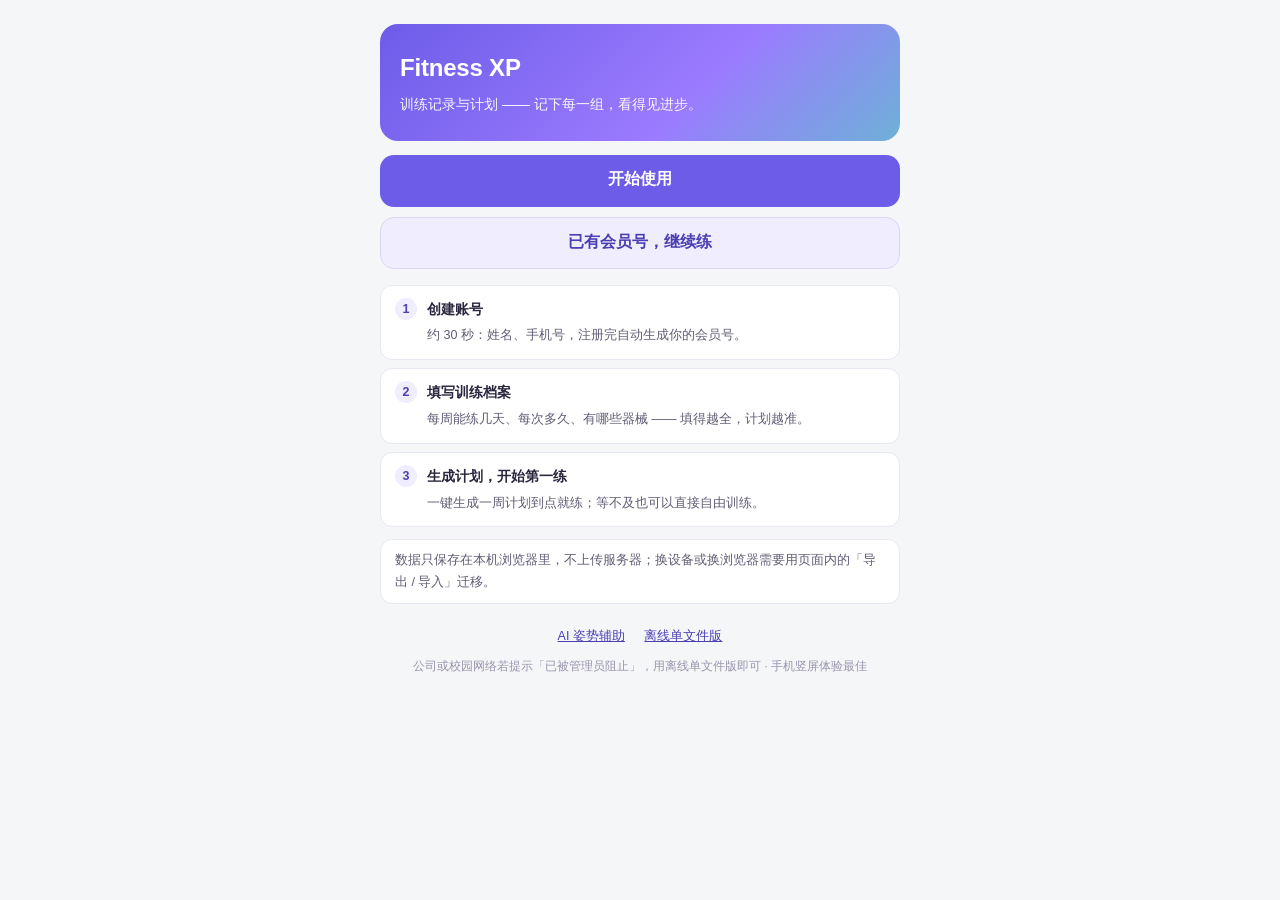
<file: index.html>
<!DOCTYPE html>
<html lang="zh-CN">
<head>
<meta charset="UTF-8">
<meta name="viewport" content="width=device-width, initial-scale=1">
<title>Fitness XP · 训练记录与计划</title>
<!-- 内联图标：不声明的话浏览器会自动请求 /favicon.ico 并报 404 -->
<link rel="icon" href="data:image/svg+xml,%3Csvg xmlns='http://www.w3.org/2000/svg' viewBox='0 0 32 32'%3E%3Crect width='32' height='32' rx='7' fill='%236D5CE8'/%3E%3Ctext x='16' y='22' font-size='14' font-family='sans-serif' font-weight='700' fill='white' text-anchor='middle'%3EFX%3C/text%3E%3C/svg%3E">
<meta name="apple-mobile-web-app-capable" content="yes">
<meta name="apple-mobile-web-app-title" content="Fitness XP">
<meta name="theme-color" content="#F4F6F8">
<style>
  :root{
    --bg:#F4F6F8; --ink:#29263D; --ink2:#605E75;
    --pri:#6D5CE8; --pri-deep:#5144B5; --pri-l:#F0EDFF; --pri-ink:#4C3FB2;
    --line:#E9E8F0; --card:#FFFFFF;
  }
  *{box-sizing:border-box;}
  body { margin:0; padding:24px 16px 40px;
         font:15px/1.7 -apple-system,"PingFang SC","Microsoft YaHei",sans-serif;
         background:var(--bg); color:var(--ink); }
  .box { max-width:520px; margin:0 auto; }
  .hero{ background:linear-gradient(135deg,#6D5CE8 0%,#9B7BFF 60%,#6FB0D8 100%);
         border-radius:18px; padding:24px 20px; color:#fff; margin-bottom:14px; }
  .hero h1{ font-size:24px; margin:0 0 4px; font-weight:700; letter-spacing:-.2px; }
  .hero p{ margin:0; font-size:14px; opacity:.94; }
  .btn{ display:block; text-align:center; text-decoration:none; border-radius:14px;
        padding:14px 18px; font-size:16px; font-weight:600; margin-bottom:10px;
        min-height:52px; line-height:1.3; }
  .btn-p{ background:var(--pri); color:#fff; }
  .btn-p:active{ background:var(--pri-deep); }
  .btn-s{ background:var(--pri-l); color:var(--pri-ink); border:1px solid #DCD5F8; }
  ol.steps{ margin:16px 0 0; padding:0; list-style:none; counter-reset:s; }
  ol.steps li{ counter-increment:s; position:relative; background:var(--card);
    border:1px solid var(--line); border-radius:12px; padding:12px 14px 12px 46px;
    margin-bottom:8px; font-size:14px; }
  ol.steps li::before{ content:counter(s); position:absolute; left:14px; top:12px;
    width:22px; height:22px; border-radius:50%; background:var(--pri-l); color:var(--pri-ink);
    font-size:12.5px; font-weight:700; text-align:center; line-height:22px; }
  ol.steps li b{ display:block; margin-bottom:2px; }
  ol.steps li span{ color:var(--ink2); font-size:12.5px; }
  .note{ background:var(--card); border:1px solid var(--line); border-radius:12px;
         padding:10px 14px; font-size:12.5px; color:var(--ink2); margin-top:12px; }
  .mini{ margin-top:22px; font-size:12.5px; color:var(--ink2); text-align:center; }
  .mini a{ color:var(--pri-ink); margin:0 8px; }
  .foot{ margin-top:10px; font-size:11.5px; color:#9A94AD; text-align:center; }
</style>
</head>
<body>
<div class="box">

  <div class="hero">
    <h1>Fitness XP</h1>
    <p>训练记录与计划 —— 记下每一组，看得见进步。</p>
  </div>

  <a class="btn btn-p" href="./member/index.html#register">开始使用</a>
  <a class="btn btn-s" href="./member/index.html#home">已有会员号，继续练</a>

  <ol class="steps">
    <li><b>创建账号</b><span>约 30 秒：姓名、手机号，注册完自动生成你的会员号。</span></li>
    <li><b>填写训练档案</b><span>每周能练几天、每次多久、有哪些器械 —— 填得越全，计划越准。</span></li>
    <li><b>生成计划，开始第一练</b><span>一键生成一周计划到点就练；等不及也可以直接自由训练。</span></li>
  </ol>

  <div class="note">
    数据只保存在本机浏览器里，不上传服务器；换设备或换浏览器需要用页面内的「导出 / 导入」迁移。
  </div>

  <div class="mini">
    <a href="./ai-coach/index.html">AI 姿势辅助</a>
    <a href="./standalone/fitness-xp-member.html" download>离线单文件版</a>
  </div>
  <div class="foot">公司或校园网络若提示「已被管理员阻止」，用离线单文件版即可 · 手机竖屏体验最佳</div>

</div>
</body>
</html>
</file>
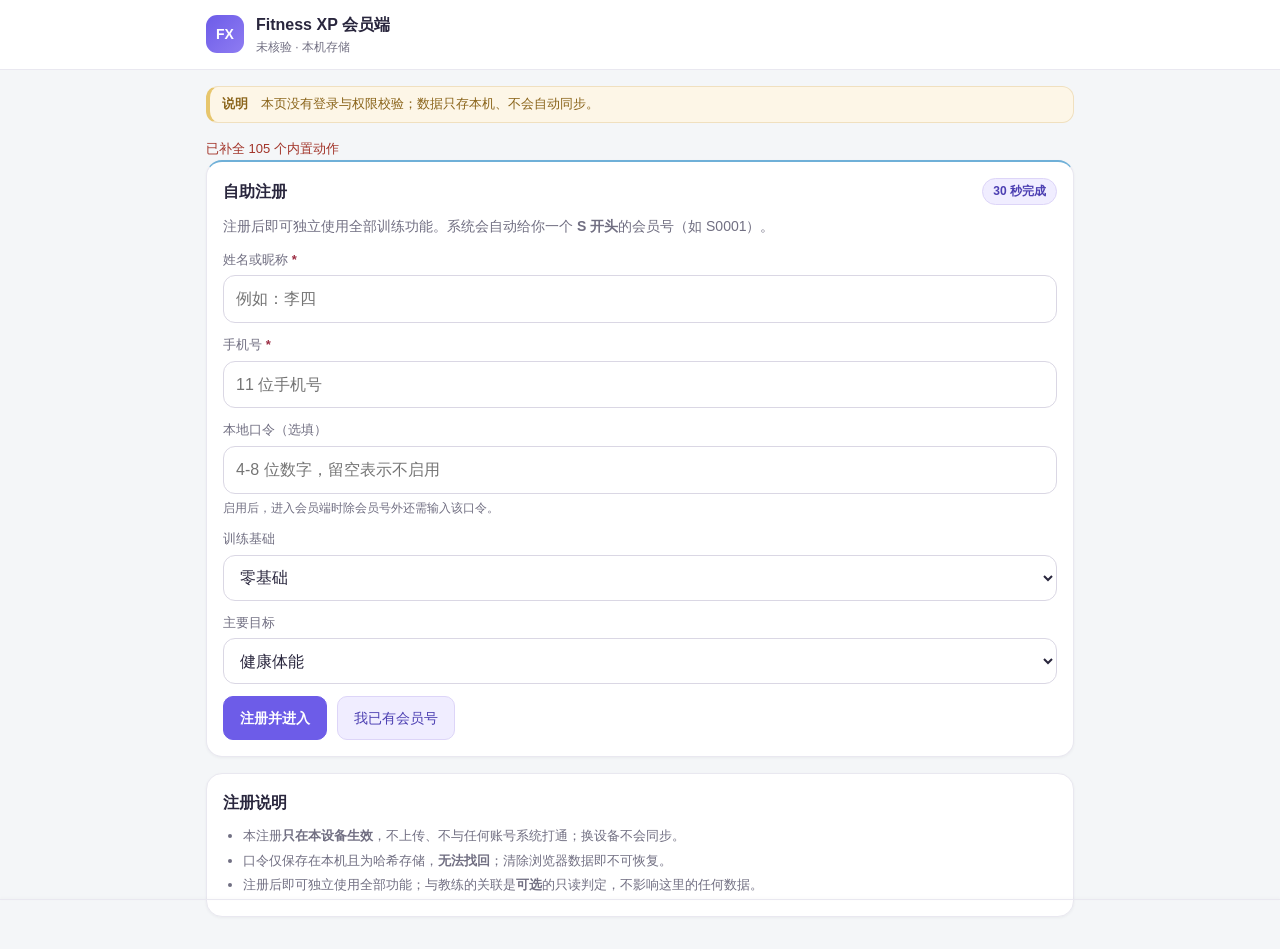
<file: 04_会员端/index.html>
<!DOCTYPE html>
<html lang="zh-CN">
<head>
<meta charset="UTF-8">
<title>Fitness XP · 跳转中</title>
<!-- 兼容壳：发布包里会员端的真实路径是 /member/index.html。
     保留这个目录只为让"按源码目录名拼出来的链接"不至于 404。 -->
<link rel="icon" href="data:image/svg+xml,%3Csvg xmlns='http://www.w3.org/2000/svg' viewBox='0 0 32 32'%3E%3Crect width='32' height='32' rx='7' fill='%237057F5'/%3E%3C/svg%3E">
<meta http-equiv="refresh" content="0;url=../member/index.html">
<script>location.replace('../member/index.html' + (location.hash || '#register'));</script>
</head>
<body style="font:15px -apple-system,sans-serif;padding:24px;color:#29263D">
正在跳转到会员端… 若没有自动跳转，请点
<a href="../member/index.html">这里</a>。
</body>
</html>
</file>
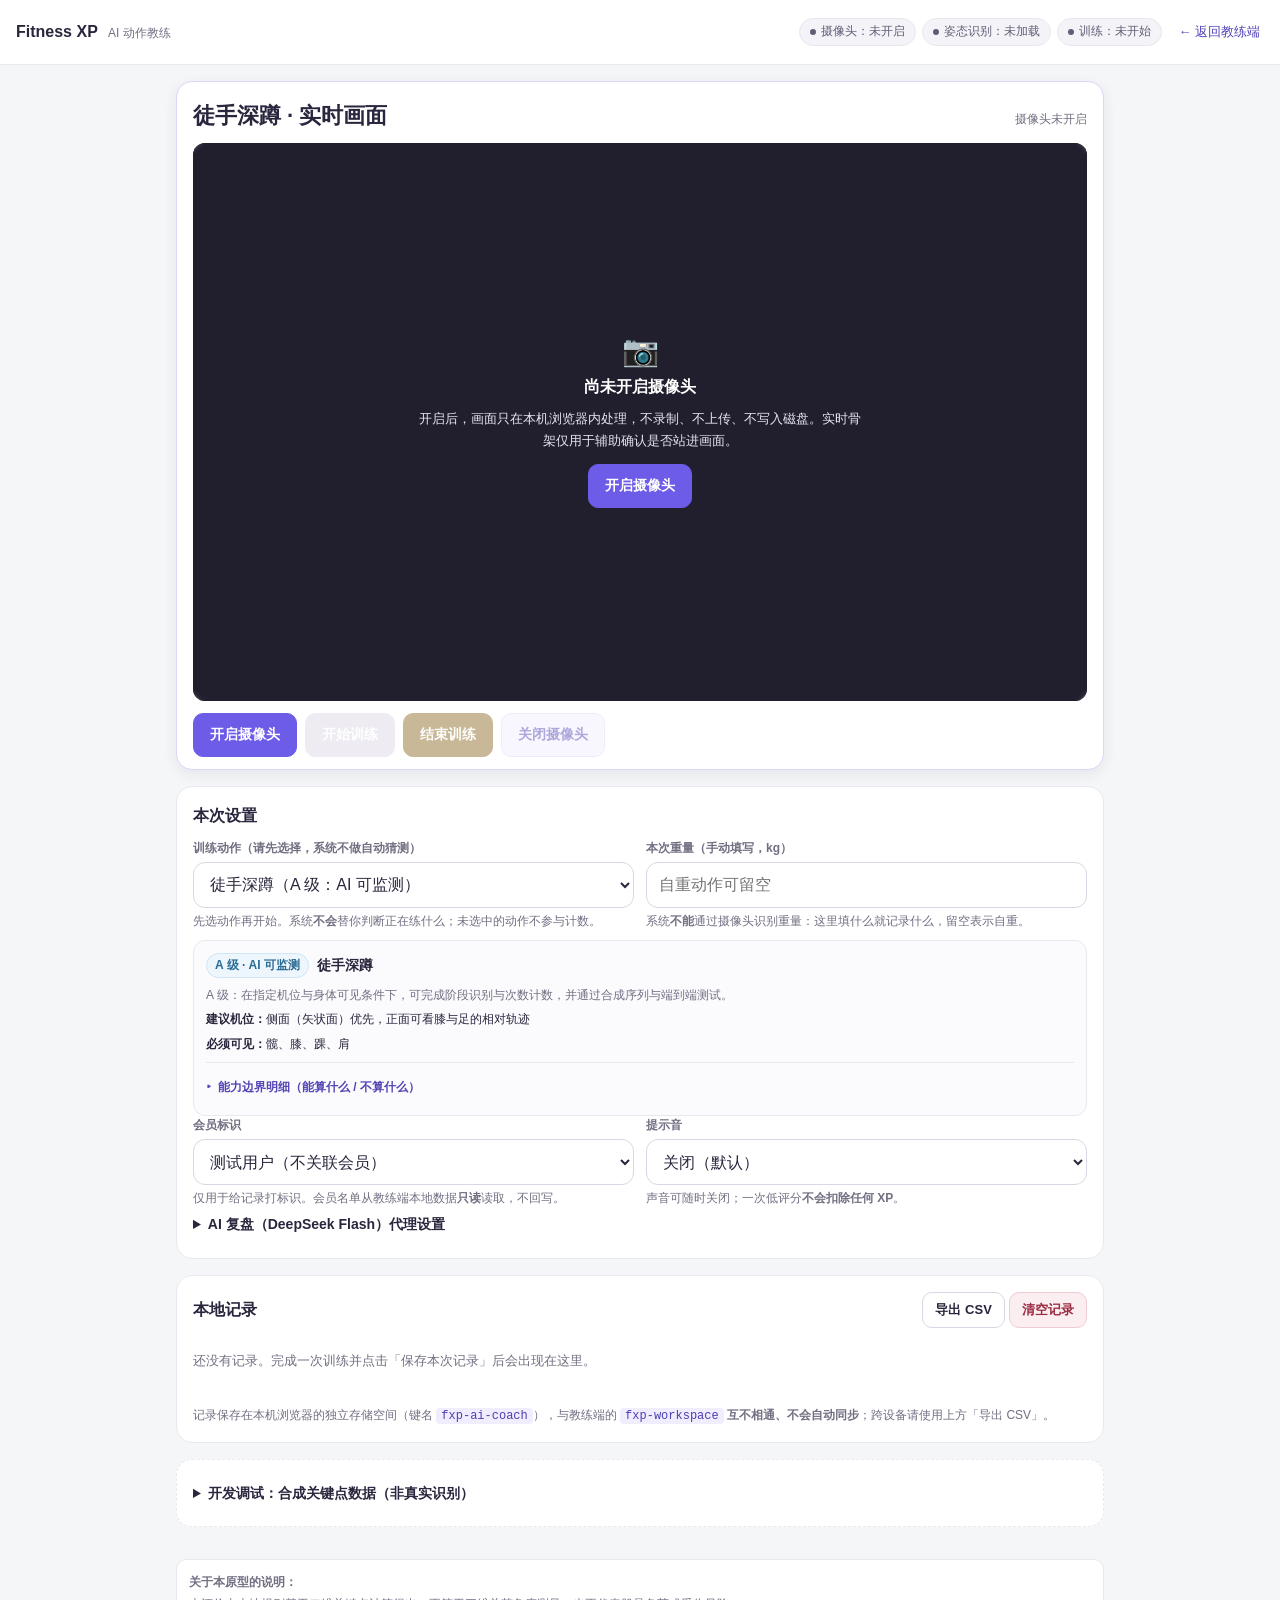
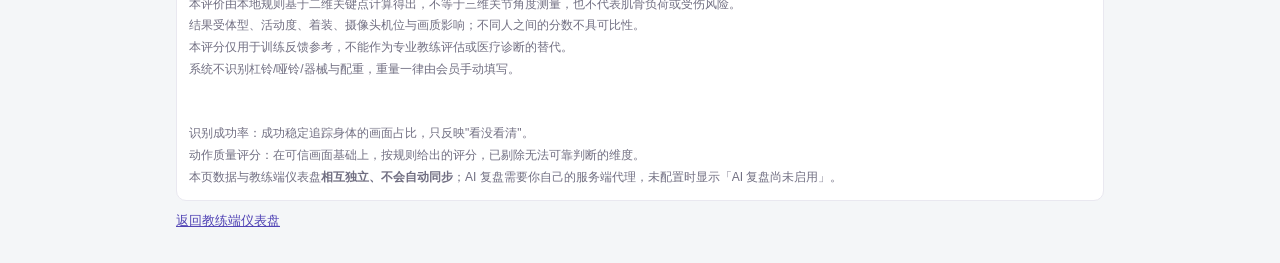
<file: ai-coach/index.html>
<!DOCTYPE html>
<html lang="zh-CN">
<head>
<meta charset="UTF-8">
<meta name="viewport" content="width=device-width, initial-scale=1, viewport-fit=cover">
<meta name="theme-color" content="#F4F6F8">
<title>Fitness XP — AI 动作教练（徒手深蹲原型）</title>
<link rel="icon" href="icon.svg" type="image/svg+xml">
<link rel="stylesheet" href="css/ai-coach.css">
</head>
<body>

<header class="aic-top">
  <div class="aic-brand">Fitness XP <span class="ver">AI 动作教练</span></div>
  <div class="aic-statusbar" id="aicStatus">
    <span class="pill" id="pillCam" data-level="off">摄像头：未开启</span>
    <span class="pill" id="pillModel" data-level="off">姿态识别：未加载</span>
    <span class="pill" id="pillSession" data-level="off">训练：未开始</span>
  </div>
  <a class="aic-back" href="../index.html">← 返回教练端</a>
</header>

<main class="aic-main">

  <!-- ========== 1. 摄像头区 ========== -->
  <section class="card card-stage">
    <div class="stage-head">
      <h2>徒手深蹲 · 实时画面</h2>
      <span class="hint" id="stageHint">摄像头未开启</span>
    </div>

    <div class="stage" id="stage">
      <video id="aicVideo" playsinline muted autoplay hidden></video>
      <canvas id="aicCanvas"></canvas>

      <div class="stage-overlay" id="stageOverlay">
        <div class="ov-icon">📷</div>
        <div class="ov-title" id="ovTitle">尚未开启摄像头</div>
        <div class="ov-text" id="ovText">
          开启后，画面会<strong>只在本机浏览器内处理</strong>，不录制、不上传、不写入磁盘。
        </div>
        <div class="ov-actions" id="ovActions"></div>
      </div>

      <!-- 实时提示条：训练时唯一需要看的一句话 -->
      <div class="stage-toast" id="stageToast" hidden></div>

      <!-- 右侧悬浮计数 -->
      <div class="stage-metrics" id="stageMetrics" hidden>
        <div class="metric"><span class="m-num" id="mTotal">0</span><span class="m-lab">识别次数</span></div>
        <div class="metric"><span class="m-num" id="mValid">0</span><span class="m-lab">有效次数</span></div>
        <div class="metric"><span class="m-num" id="mScore">—</span><span class="m-lab">上次评分</span></div>
        <div class="metric"><span class="m-num" id="mPhase">—</span><span class="m-lab">当前阶段</span></div>
      </div>
    </div>

    <div class="stage-controls">
      <button type="button" id="btnCam" class="btn primary">开启摄像头</button>
      <button type="button" id="btnStart" class="btn good" disabled>开始训练</button>
      <button type="button" id="btnEnd" class="btn warn" disabled>结束训练</button>
      <button type="button" id="btnStopCam" class="btn ghost" disabled>关闭摄像头</button>
    </div>

    <div class="notice" id="camNotice" hidden></div>
  </section>

  <!-- ========== 2. 设置：会员 / 声音 / AI 代理 ========== -->
  <section class="card">
    <h2>本次设置</h2>
    <div class="grid-2">
      <label class="field">
        <span class="f-lab">训练动作（请先选择，系统不做自动猜测）</span>
        <select id="selExercise"></select>
        <span class="f-tip">
          先选动作再开始。系统<strong>不会</strong>替你判断正在练什么；未选中的动作不参与计数。
        </span>
      </label>
      <label class="field">
        <span class="f-lab">本次重量（手动填写，kg）</span>
        <input type="number" id="inpWeight" min="0" step="0.5" placeholder="自重动作可留空">
        <span class="f-tip">
          系统<strong>不能</strong>通过摄像头识别重量：这里填什么就记录什么，留空表示自重。
        </span>
      </label>
    </div>

    <div class="monitor-box" id="monitorBox"></div>

    <div class="grid-2">
      <label class="field">
        <span class="f-lab">会员标识</span>
        <select id="selMember"><option value="test:local">测试用户（不关联会员）</option></select>
        <span class="f-tip">仅用于给记录打标识。会员名单从教练端本地数据<strong>只读</strong>读取，不回写。</span>
      </label>
      <label class="field">
        <span class="f-lab">提示音</span>
        <select id="selSound">
          <option value="off" selected>关闭（默认）</option>
          <option value="on">开启（每完成一次响一下）</option>
        </select>
        <span class="f-tip">声音可随时关闭；一次低评分<strong>不会扣除任何 XP</strong>。</span>
      </label>
    </div>

    <details class="adv">
      <summary>AI 复盘（DeepSeek Flash）代理设置</summary>
      <div class="adv-body">
        <p class="adv-note">
          前端直连模型供应商会把密钥暴露在浏览器里，因此本原型<strong>不保存也不会请求任何 API Key</strong>，
          只接受你<strong>自己的服务端代理地址</strong>。未配置代理时，训练结束后会显示「AI 复盘尚未启用」，
          本地评分与记录不受任何影响。
        </p>
        <div class="grid-2">
          <label class="field">
            <span class="f-lab">代理地址（http/https）</span>
            <input type="url" id="inpEndpoint" placeholder="https://your-server.example.com/ai/review">
          </label>
          <label class="field">
            <span class="f-lab">模型名</span>
            <input type="text" id="inpModel" value="deepseek-chat">
          </label>
        </div>
        <div class="adv-actions">
          <label class="chk"><input type="checkbox" id="chkAI"> 启用 AI 复盘</label>
          <button type="button" id="btnSaveAI" class="btn mini">保存设置</button>
        </div>
        <div class="adv-state" id="aiState"></div>
      </div>
    </details>
  </section>

  <!-- ========== 3. 复盘 ========== -->
  <section class="card" id="cardReview" hidden>
    <h2>本次训练复盘</h2>
    <div id="reviewBody"></div>
    <div class="review-actions">
      <button type="button" id="btnAIReview" class="btn mini">请求 AI 复盘</button>
      <button type="button" id="btnSaveRecord" class="btn mini primary">保存本次记录</button>
    </div>
    <div class="ai-block" id="aiBlock" hidden></div>
  </section>

  <!-- ========== 4. 历史记录 ========== -->
  <section class="card">
    <div class="card-head-row">
      <h2>本地记录</h2>
      <div>
        <button type="button" id="btnExport" class="btn mini">导出 CSV</button>
        <button type="button" id="btnClear" class="btn mini danger-ghost">清空记录</button>
      </div>
    </div>
    <div id="recordsBody" class="records"></div>
    <p class="tip">记录保存在本机浏览器的独立存储空间（键名 <code>fxp-ai-coach</code>），与教练端的
      <code>fxp-workspace</code> <strong>互不相通、不会自动同步</strong>；跨设备请使用上方「导出 CSV」。</p>
  </section>

  <!-- ========== 5. 开发用：合成数据 ========== -->
  <details class="card dev">
    <summary>开发调试：合成关键点数据（非真实识别）</summary>
    <div class="adv-body">
      <p class="adv-note">
        这里用<strong>人工构造的虚拟关键点序列</strong>驱动分析引擎，仅用于在没有摄像头时验证算法与测试脚本。
        <strong>用它跑通不代表真实摄像头下的识别已经验证成功。</strong>
      </p>
      <div class="dev-row">
        <label class="field inline">
          <span class="f-lab">动作次数</span>
          <input type="number" id="devReps" value="3" min="1" max="20">
        </label>
        <label class="field inline">
          <!-- 以前只有深蹲一个动作，写死「最深膝角」+ 60~150；现在 13 个动作的主角度
               各不相同（肘角/肩角/髋角），范围也到 8~178，标签不能再叫膝角。 -->
          <span class="f-lab" id="devAngleLab">目标主角度</span>
          <input type="number" id="devAngle" value="85" min="8" max="178">
        </label>
        <label class="chk"><input type="checkbox" id="devLowVis"> 低置信度</label>
        <button type="button" id="btnDevRun" class="btn mini">跑一遍</button>
      </div>
      <pre class="dev-out" id="devOut"></pre>
    </div>
  </details>

</main>

<footer class="aic-foot">
  <div class="disc" id="disclaimer"></div>
  <div class="foot-links">
    <a href="../index.html">返回教练端仪表盘</a>
  </div>
</footer>

<script src="js/aic-config.js"></script>
<script src="js/aic-analyze.js"></script>
<script src="js/aic-feedback.js"></script>
<script src="js/aic-review.js"></script>
<script src="js/aic-ai.js"></script>
<script src="js/aic-store.js"></script>
<script src="js/aic-pose.js"></script>
<script src="js/aic-page.js"></script>
</body>
</html>
</file>
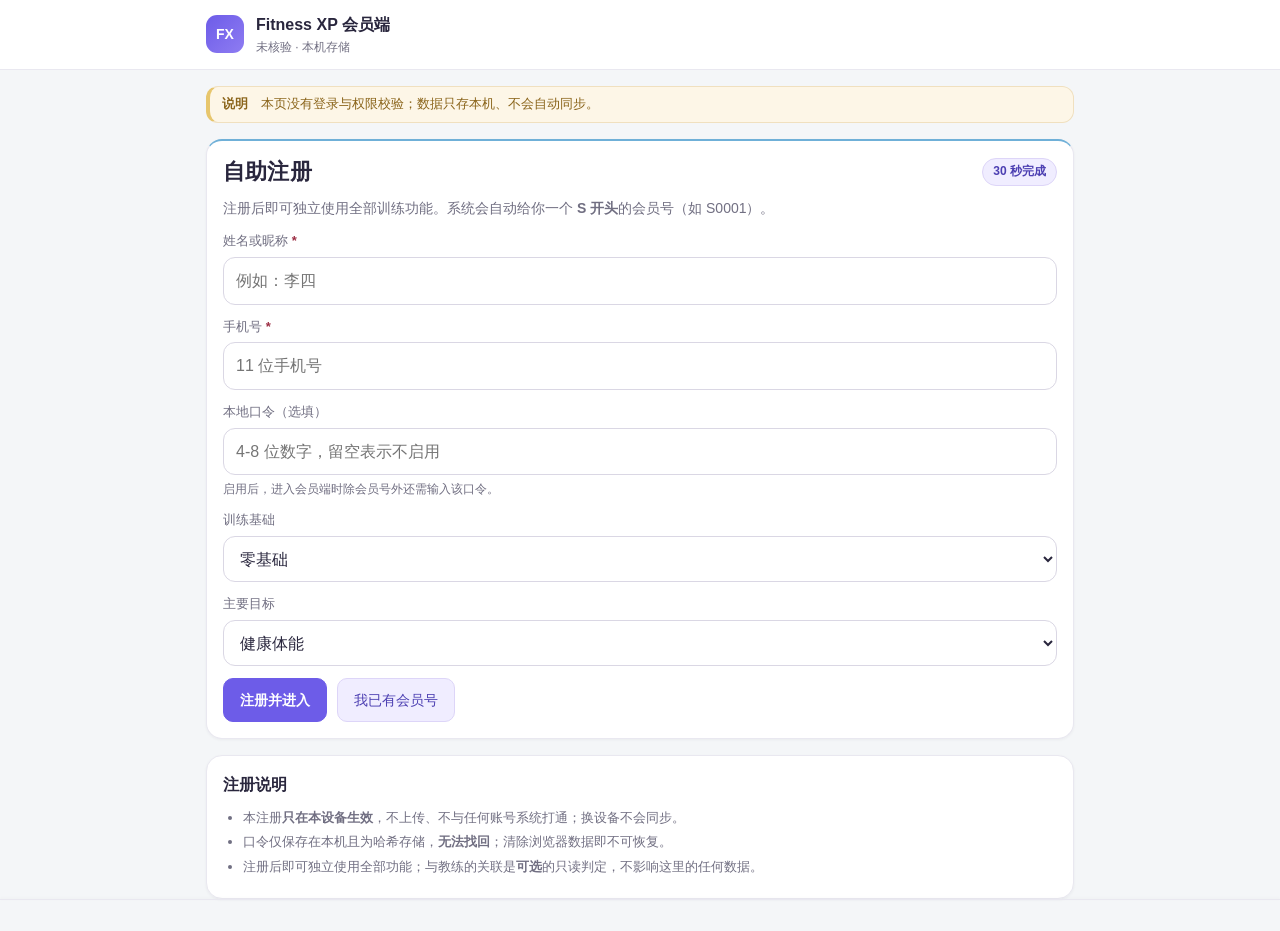
<file: member/index.html>
<!DOCTYPE html>
<html lang="zh-CN">
<head>
<meta charset="UTF-8">
<meta name="viewport" content="width=device-width, initial-scale=1, viewport-fit=cover">
<title>Fitness XP 会员端</title>
<!-- 手机添加到主屏幕后，状态栏跟着品牌色走（内联，不引入任何外部资源） -->
<meta name="theme-color" content="#F4F6F8">
<!-- 内联图标：避免浏览器自动请求 /favicon.ico 产生 404，同时供手机端「添加到主屏幕」使用 -->
<link rel="icon" href="data:image/svg+xml,%3Csvg xmlns='http://www.w3.org/2000/svg' viewBox='0 0 32 32'%3E%3Crect width='32' height='32' rx='7' fill='%236D5CE8'/%3E%3Ctext x='16' y='22' font-size='14' font-family='sans-serif' font-weight='700' fill='white' text-anchor='middle'%3EFX%3C/text%3E%3C/svg%3E">
<link rel="apple-touch-icon" href="data:image/svg+xml,%3Csvg xmlns='http://www.w3.org/2000/svg' viewBox='0 0 32 32'%3E%3Crect width='32' height='32' rx='7' fill='%236D5CE8'/%3E%3Ctext x='16' y='22' font-size='14' font-family='sans-serif' font-weight='700' fill='white' text-anchor='middle'%3EFX%3C/text%3E%3C/svg%3E">
<link rel="stylesheet" href="css/member.css">
</head>
<body>

<header class="m-top">
  <div class="m-top-in">
    <div class="m-brand">
      <span class="m-logo">FX</span>
      <div>
        <div class="m-title">Fitness XP 会员端</div>
        <div class="m-sub" id="mStoreState">初始化中…</div>
      </div>
    </div>
    <div class="m-top-right" id="mTopRight"></div>
  </div>
</header>

<main class="m-wrap">

  <!-- 原型安全边界：注册 / 核验 / 档案未完善时显示一行；档案完善后由 member.js 加 hidden 隐藏，
       完整说明在「我的 → 关于数据」。下面的关键词被 U3/U4/V3 断言依赖，改文案前先看测试。 -->
  <div class="m-banner" id="mBanner" title="数据只保存在这台设备的浏览器里，不会上传服务器；本页没有登录与权限校验，也不会自动同步到其他设备或教练端。完整说明见「我的 → 关于数据」。">
    <b>说明</b>　本页没有登录与权限校验；数据只存本机、不会自动同步。
  </div>

  <div id="mApp"><div class="m-loading">载入中…</div></div>

</main>

<nav class="m-tabbar" id="mTabbar" hidden></nav>

<!-- 全局轻提示：保存失败、非法输入等必须让用户看见，不能静默 -->
<div class="m-toast" id="mToast" hidden></div>

<!-- 既有通用层（只读复用，不修改） -->
<!-- 会员端：契约层 → 存储层 → 种子数据 → 身份层 → 领域层（目标/计划/会话/XP）→ 应用层 -->
<!-- 阶段7：探索地图 + 灵感卡（先挂进来，页面在下一小步接） -->
<!-- 阶段7：高级计划调整 / 为什么慢 / 成长时间线。必须排在 explore 之后：
     浏览器分支的人口分组函数是从 FXP.memberExplore 取的，要跟它保持同一口径。 -->
<!-- AI 教练的「动作能力配置」：会员端动作库只用它来展示 A/B/C 监测等级与机位说明。
     等级的唯一真值在这份配置里（getMonitor），页面不得另写一套文案。
     该模块是纯数据 + 纯函数，不含摄像头/网络代码，因此会员端引入它是安全的；
     会员端与 AI 教练的数据仍然各存各的键，互不相通。 -->

<script src="js/app.bundle.js"></script>
</body>
</html>
</file>
<file: ai-coach/css/ai-coach.css>
/* Fitness XP — AI 动作教练 页面样式
 * 设计原则：
 *   1) 色值与会员端 04_会员端/css/member.css 完全同源（同一套 Design Tokens）。
 *      AI 教练原来是另一套蓝 / teal 色板，与会员端放在一起像两个产品，本版统一为品牌紫。
 *   2) 全部选择器加 .aic- 或限定在 #xxx 下，避免与教练端 app.css 冲突；
 *   3) 手机优先，触控目标 ≥44px；
 *   4) 摄像头区是唯一主视觉，其余卡片一律降权（浅灰描边、无阴影、字号下调）；
 *   5) 状态用「颜色 + 文字 + 图标」三通道表达，不只用颜色。
 *
 * 说明：本文件原来是 --brand/--teal 那套命名，为了不在改动时漏改，
 *      这里一次性换成与会员端一致的 purple / ink / 语义命名，旧名全部作废。
 */
:root {
  --purple: #6D5CE8;          /* 主紫：与会员端 --m-purple 同值 */
  --purple-deep: #5144B5;
  --purple-l: #F0EDFF;
  --purple-ink: #4C3FB2;

  --blue: #6FB0D8;            /* 柔蓝：数据与监测（与会员端同值） */
  --blue-l: #EDF6FC;
  --blue-ink: #2A6B93;

  /* 「质量合格」原来是薄荷绿，容易和会员端「练完」抢语义。
     按全局分工改判：监测质量 ok / A 级一律走数据蓝；薄荷绿留给「成长 / 连续」这一类。
     本页没有「本次训练练完」的结算态，所以不引入 done 色——真要加，色值与会员端 --m-done 相同
     （现为橙红 #E05252，浅底 #FDEDEA + 深字 #A23429）。 */
  --teal: #75CBA8;            /* 薄荷绿：成长 / 连续，不代表练完 */
  --teal-l: #E9F6F1;
  --green-ink: #247A59;

  --amber: #E7C66D;           /* 暖黄：需要调整 */
  --amber-l: #FDF6E7;
  --amber-ink: #8A641A;

  --red: #B63D54;             /* 危险 / 识别失败 */
  --red-l: #FBEEF1;
  --red-ink: #9B2C42;

  --bg: #F4F6F8;              /* 页面底：冷浅灰，与会员端同一底色 */
  --card: #FFFFFF;
  --text: #29263D;
  --text-2: #716F82;
  /* 次级文字的「浅底版」：#716F82 落在 #F4F3F8 这类浅底上只有 4.43:1，差 0.07 不过 4.5。
     凡是浅底胶囊 / 浅底标签上的次级文字，一律用这一档。 */
  --text-3: #605E75;
  --border: #E9E8F0;
  --border-strong: #DAD7E4;
  --radius: 16px;             /* 卡片：与会员端一致 */
  --radius-sm: 12px;
  --radius-btn: 10px;
  --tap: 44px;
  --input-h: 46px;
  --shadow: 0 1px 3px rgba(41, 38, 61, .05);
  --shadow-2: 0 4px 14px rgba(41, 38, 61, .08);
  --ease: .16s cubic-bezier(.4, 0, .2, 1);
}

* { box-sizing: border-box; }

body {
  margin: 0;
  background: var(--bg);
  color: var(--text);
  font: 15px/1.6 -apple-system, BlinkMacSystemFont, "PingFang SC", "Microsoft YaHei", sans-serif;
  padding-bottom: env(safe-area-inset-bottom);
  -webkit-tap-highlight-color: transparent;
}

/* 键盘焦点：AI 页全是按钮，焦点框必须看得见 */
a:focus-visible, button:focus-visible, input:focus-visible,
select:focus-visible, summary:focus-visible, [tabindex]:focus-visible {
  outline: 3px solid #B9A9FA;
  outline-offset: 2px;
  border-radius: var(--radius-btn);
}

/* ---------- 顶栏 ---------- */
.aic-top {
  display: flex; align-items: center; gap: 12px; flex-wrap: wrap;
  padding: 10px 16px; background: var(--card);
  border-bottom: 1px solid var(--border);
  position: sticky; top: 0; z-index: 20;
}
.aic-brand { font-weight: 700; font-size: 16px; }
.aic-brand .ver { font-size: 12px; color: var(--text-2); font-weight: 500; margin-left: 6px; }
.aic-statusbar { display: flex; gap: 6px; flex-wrap: wrap; margin-left: auto; }
.aic-back {
  font-size: 13px; color: var(--purple-deep); text-decoration: none;
  display: inline-flex; align-items: center; min-height: var(--tap); padding: 0 4px;
}

/* 状态胶囊：颜色 + 圆点 + 中文，三通道。
   off 灰 / ok 绿 / warn 黄 / error 红，与会员端 .m-state-* 同口径。 */
.pill {
  font-size: 12px; padding: 3px 10px; border-radius: 999px;
  background: #F4F3F8; color: var(--text-3); border: 1px solid var(--border);
  white-space: nowrap;
  display: inline-flex; align-items: center; gap: 5px;
}
.pill::before {
  content: ''; width: 6px; height: 6px; border-radius: 50%;
  background: currentColor; flex: none;
}
/* 这里的 ok = 「本次动作质量合格」，属于监测数据，不是「练完」，所以用蓝不用绿 */
.pill[data-level="ok"]    { background: var(--blue-l);  color: var(--blue-ink);  border-color: #CFE7F5; }
.pill[data-level="warn"]  { background: var(--amber-l); color: var(--amber-ink); border-color: #EFDCB2; }
.pill[data-level="error"] { background: var(--red-l);   color: var(--red-ink);   border-color: #F1CBD2; }
.pill[data-level="off"]   { background: #F4F3F8;        color: var(--text-3); }

/* ---------- 布局 ---------- */
.aic-main { max-width: 960px; margin: 0 auto; padding: 16px 16px 32px; display: grid; gap: 16px; }

/* 辅助卡片降权：只有 1px 描边，不给阴影。
   摄像头区是全页唯一的主视觉，其它卡片都该往后退。 */
.card {
  background: var(--card); border: 1px solid var(--border);
  border-radius: var(--radius); padding: 16px;
}
.card h2 { margin: 0 0 10px; font-size: 16px; font-weight: 700; }
.card-head-row { display: flex; align-items: center; justify-content: space-between; gap: 8px; flex-wrap: wrap; }
.card-head-row h2 { margin-bottom: 0; }

/* ---------- 舞台（画面） ---------- */
.card-stage { padding-bottom: 12px; }
/* 摄像头卡：给 2px 紫边 + 一级阴影，让它在整页白卡里明确是主角 */
.card-stage { border-color: #DDD5F8; box-shadow: var(--shadow-2); }
.stage-head { display: flex; align-items: baseline; gap: 8px; margin-bottom: 10px; flex-wrap: wrap; }
.stage-head h2 { margin: 0; font-size: 22px; }
.stage-head .hint { font-size: 12px; color: var(--text-2); margin-left: auto; }

.stage {
  position: relative; width: 100%;
  aspect-ratio: 3 / 4; max-height: 62vh;
  background: #22202F; border-radius: var(--radius-sm); overflow: hidden;
}
@media (min-width: 720px) { .stage { aspect-ratio: 4 / 3; } }

.stage video, .stage canvas {
  position: absolute; inset: 0; width: 100%; height: 100%; object-fit: cover;
}
.stage video { transform: scaleX(-1); }  /* 自拍镜像，符合直觉 */

.stage-overlay {
  position: absolute; inset: 0; display: flex; flex-direction: column;
  align-items: center; justify-content: center; gap: 8px; text-align: center;
  padding: 24px; background: rgba(34,32,47,.76); color: #E7E4F2;
  backdrop-filter: blur(2px);
}
.stage-overlay[hidden] { display: none; }
.ov-icon { font-size: 30px; line-height: 1; }
.ov-title { font-size: 16px; font-weight: 700; color: #fff; }
.ov-text { font-size: 13px; max-width: 34em; line-height: 1.7; }
.ov-actions { display: flex; gap: 8px; flex-wrap: wrap; justify-content: center; margin-top: 4px; }
.ov-actions .btn { background: rgba(255,255,255,.14); color: #fff; border-color: rgba(255,255,255,.3); }
.ov-actions .btn.primary { background: var(--purple); border-color: var(--purple); }

.stage-toast {
  position: absolute; left: 50%; transform: translateX(-50%); bottom: 14px;
  max-width: 90%; padding: 8px 14px; border-radius: 999px;
  font-size: 14px; font-weight: 600; line-height: 1.4;
  background: rgba(41,38,61,.88); color: #fff;
  text-align: center;
}
/* 每条提示都带状态字前缀（JS 已写入），颜色只是第二重表达 */
.stage-toast[data-level="warn"]     { background: rgba(138,100,26,.96); }
.stage-toast[data-level="good"]     { background: rgba(42,107,147,.96); } /* 质量合格 → 蓝 */
.stage-toast[data-level="advisory"] { background: rgba(42,107,147,.96); }
.stage-toast[hidden] { display: none; }

.stage-metrics {
  position: absolute; top: 10px; right: 10px; display: grid; gap: 4px;
  padding: 8px 10px; border-radius: var(--radius-sm);
  background: rgba(41,38,61,.55); color: #fff; font-size: 12px; text-align: right;
}
.stage-metrics[hidden] { display: none; }
.metric { display: flex; align-items: baseline; gap: 6px; justify-content: flex-end; }
.m-num { font-size: 18px; font-weight: 800; min-width: 1.6em; }
.m-lab { color: #D9D5E6; font-size: 11px; }

.stage-controls { display: flex; gap: 8px; flex-wrap: wrap; margin-top: 12px; }

/* 全站按钮语义与会员端对齐：
   主操作紫实心 / good 深绿实心（开始训练）/ warn 深黄实心（结束训练）
   ghost 浅紫次级 / danger-ghost 浅红危险 */
.btn {
  min-height: var(--tap); padding: 0 16px; border-radius: var(--radius-btn); cursor: pointer;
  border: 1px solid var(--border-strong); background: var(--card); color: var(--text);
  font-size: 14px; font-weight: 600;
  transition: background var(--ease), border-color var(--ease), color var(--ease);
}
.btn:hover { border-color: var(--purple); color: var(--purple-deep); }
.btn:active { background: #F6F4FC; }
.btn:disabled { opacity: .45; cursor: not-allowed; box-shadow: none; }
.btn:disabled:hover { border-color: var(--border-strong); color: var(--text); }

.btn.primary { background: var(--purple); border-color: var(--purple); color: #fff; }
.btn.primary:hover { background: var(--purple-deep); border-color: var(--purple-deep); color: #fff; }
.btn.primary:disabled:hover { background: var(--purple); color: #fff; }

/* 开始训练是本页唯一的主操作：实心 + 白字只留给品牌紫，不再是实心底绿。
   （旧注释写「要和主紫区分开」，实际上主操作就该是主紫，区分靠文案与位置。） */
/* 「开始训练」用深墨实心，不用品牌紫：
   紫是本页的链接/选中/品牌色，主按钮再抢紫会让「哪里能点」失去唯一焦点；
   深墨与舞台深底同族，在页面上是最重的一块，点进去的动作一眼可见。 */
.btn.good { background: var(--text); border-color: var(--text); color: #fff; }
.btn.good:hover { background: #3B3752; border-color: #3B3752; color: #fff; }
.btn.good:active { background: #211F30; border-color: #211F30; }
.btn.good:disabled { background: var(--border-strong); border-color: var(--border-strong); color: #fff; }
/* 「结束训练」用深黄实心而不是灰：它是有终态的动作，但不能误做成主紫 */
.btn.warn { background: var(--amber-ink); border-color: var(--amber-ink); color: #fff; }
.btn.warn:hover { background: #6E5014; border-color: #6E5014; color: #fff; }

.btn.ghost { background: var(--purple-l); border-color: #DDD5F8; color: var(--purple-ink); }
.btn.ghost:hover { background: #E7E1FF; border-color: var(--purple); color: var(--purple-deep); }
/* mini 按钮视觉上就是小的（设置区一排四个，撑到 44px 会把卡片拉长一倍），
   但触控区必须够：用 ::after 把可点高度撑到 44px，不占布局、不改行高。
   相邻按钮间距 ≥8px，两侧各外扩 4px 正好不相撞。 */
.btn.mini { min-height: 36px; padding: 0 12px; font-size: 13px; position: relative; }
.btn.mini::after {
  content: ''; position: absolute; left: 0; right: 0; top: 50%;
  height: 44px; transform: translateY(-50%);
}
/* 危险（清空记录）：浅红底 + 深红字，hover 才实心 */
.btn.danger-ghost { background: var(--red-l); border-color: #F1CBD2; color: var(--red-ink); }
.btn.danger-ghost:hover { background: var(--red); border-color: var(--red); color: #fff; }

.notice { margin-top: 10px; font-size: 13px; padding: 10px 12px; border-radius: 8px; }
.notice[hidden] { display: none; }
.notice.error { background: var(--red-l);   color: var(--red-ink);   border: 1px solid #F1CBD2; }
.notice.warn  { background: var(--amber-l); color: var(--amber-ink); border: 1px solid #EFDCB2; }
.notice.info  { background: var(--blue-l);  color: var(--blue-ink);  border: 1px solid #CFE7F5; }
/* 错误提示自带图标位，不只靠红底 */
.notice.error::before { content: '\26A0\FE0E '; font-weight: 700; }
.notice.warn::before  { content: '\26A0\FE0E '; font-weight: 700; }

/* ---------- 表单 ---------- */
.grid-2 { display: grid; gap: 12px; grid-template-columns: 1fr; }
@media (min-width: 720px) { .grid-2 { grid-template-columns: 1fr 1fr; } }
.field { display: block; }
.field.inline { display: inline-block; }
.f-lab { display: block; font-size: 12px; color: var(--text-2); margin-bottom: 4px; font-weight: 600; }
.f-tip { display: block; font-size: 12px; color: var(--text-2); margin-top: 4px; line-height: 1.5; }
.field input, .field select {
  width: 100%; min-height: var(--input-h); padding: 0 12px; border-radius: var(--radius-sm);
  border: 1px solid var(--border-strong); background: #fff; color: var(--text);
  /* 16px 而不是 14px：iOS 对 <16px 的可编辑控件会在聚焦时自动放大整页，
     收起键盘还不回正。与会员端同一条修法（见 member.css 末尾同名注释）。
     复选框（.chk input）是 18px 固定尺寸、也不拉起键盘，不在这一条里。 */
  font-size: 16px;
  transition: border-color var(--ease), box-shadow var(--ease);
}
.field input:focus, .field select:focus {
  outline: none; border-color: var(--purple); box-shadow: 0 0 0 3px #E2DBFF;
}
.field input:invalid:not(:placeholder-shown) { border-color: var(--red); }
select.field-error, .field input.field-error { border-color: var(--red); background: var(--red-l); }
/* 复选框本身 18px 是视觉尺寸，真正的点击区是外层 label：撑到 44px 高。 */
.chk { display: inline-flex; align-items: center; gap: 6px; font-size: 13px; min-height: 44px; }
.chk input { width: 18px; height: 18px; }

/* ---------- 折叠区 ---------- */
.adv > summary, .dev > summary {
  cursor: pointer; font-weight: 700; font-size: 14px; padding: 6px 0; min-height: 34px;
}
.adv-body { padding-top: 8px; }
.adv-note { font-size: 12.5px; color: var(--text-2); line-height: 1.7; margin: 0 0 10px; }
.adv-actions { display: flex; gap: 10px; align-items: center; flex-wrap: wrap; margin-top: 8px; }
.adv-state { margin-top: 8px; font-size: 12.5px; }
.adv-state.ok   { color: var(--blue-ink); }   /* 姿态质量合格 = 监测数据，不是「练完」 */
.adv-state.bad  { color: var(--red-ink); }
.adv-state.warn { color: var(--amber-ink); }
.card.dev { border-style: dashed; }

/* ---------- 复盘 ---------- */
.review-grid { display: grid; gap: 10px; grid-template-columns: repeat(auto-fit, minmax(150px, 1fr)); margin-bottom: 12px; }
.rbox {
  padding: 12px 12px; border-radius: var(--radius-sm);
  background: var(--card); border: 1px solid var(--border);
}
.rbox .rb-lab { font-size: 12px; color: var(--text-2); }
.rbox .rb-val { font-size: 22px; font-weight: 700; line-height: 1.25; }
/* 复盘四类数据：白底为主，只在左侧用一条 3px 色条区分维度 */
.rbox.t-blue   { border-left: 3px solid var(--blue); }
/* 四个复盘框只是数据维度的色条区分（识别/有效/置信度/质量），teal 在这里不承担「完成」含义 */
.rbox.t-teal   { border-left: 3px solid var(--teal); }
.rbox.t-orange { border-left: 3px solid var(--amber); }
.rbox.t-purple { border-left: 3px solid var(--purple); }

.dim-row { display: grid; grid-template-columns: 84px 1fr auto; gap: 8px; align-items: center; padding: 6px 0; border-bottom: 1px dashed var(--border); font-size: 13px; }
.dim-row:last-child { border-bottom: 0; }
.dim-name { font-weight: 600; }
.dim-bar { height: 8px; border-radius: 999px; background: #EFEDF6; overflow: hidden; }
.dim-bar > i { display: block; height: 100%; background: var(--purple); border-radius: 999px; }
.dim-bar[data-level="good"]     > i { background: var(--blue); }  /* 质量合格 = 监测蓝，让位给「练完=红」 */
.dim-bar[data-level="ok"]       > i { background: var(--blue); }
.dim-bar[data-level="partial"]  > i { background: var(--amber); }
.dim-bar[data-level="poor"]     > i { background: var(--red); }
.dim-bar[data-level="unknown"]  > i { background: var(--border-strong); }
.dim-val { font-size: 12px; color: var(--text-2); min-width: 4.5em; text-align: right; }

.review-sub { margin: 14px 0 6px; font-size: 13px; font-weight: 700; }
.review-list { margin: 0; padding-left: 20px; font-size: 13px; line-height: 1.75; color: var(--text); }
.review-actions { display: flex; gap: 8px; margin-top: 12px; flex-wrap: wrap; }
.ai-block { margin-top: 12px; padding: 12px; border-radius: var(--radius-sm); background: var(--purple-l); border: 1px solid #DDD5F8; font-size: 13px; line-height: 1.75; }
.ai-block[hidden] { display: none; }
.ai-block .ai-tag { font-size: 11px; color: var(--purple-ink); font-weight: 800; letter-spacing: .04em; }

/* ---------- 记录列表 ---------- */
.records { display: grid; gap: 8px; }
.rec { border: 1px solid var(--border); border-radius: 10px; padding: 10px 12px; }
.rec-head { display: flex; gap: 8px; align-items: center; flex-wrap: wrap; font-size: 13px; }
.rec-id { font-weight: 800; }
.rec-sub { font-size: 12px; color: var(--text-2); }
.empty { font-size: 13px; color: var(--text-2); padding: 10px 0; }

.tip { font-size: 12px; color: var(--text-2); line-height: 1.7; margin: 10px 0 0; }
code { background: var(--purple-l); color: var(--purple-ink); padding: 1px 5px; border-radius: 4px; font-size: 12px; }

.dev-row { display: flex; gap: 12px; align-items: flex-end; flex-wrap: wrap; }
.dev-out { background: #22202F; color: #A9E4D6; font-size: 12px; padding: 10px; border-radius: var(--radius-sm); overflow: auto; max-height: 260px; white-space: pre-wrap; }

/* ---------- 页脚 ---------- */
.aic-foot { max-width: 960px; margin: 0 auto; padding: 0 16px 32px; }
.disc { font-size: 12px; color: var(--text-2); line-height: 1.8; background: #FFF; border: 1px solid var(--border); border-radius: 10px; padding: 12px; }
.foot-links { margin-top: 10px; font-size: 13px; }
.foot-links a { color: var(--purple-deep); }

/* 手机端：画面优先、去掉次要留白 */
@media (max-width: 480px) {
  /* 页面左右留 16px，与会员端小屏口径一致 */
  .aic-main { padding: 16px 16px 28px; gap: 12px; }
  .aic-top { padding: 10px 16px; }
  .aic-statusbar { width: 100%; margin-left: 0; }
  .stage { max-height: none; aspect-ratio: 3 / 4; }
  .stage-head h2 { font-size: 20px; }
  .btn { flex: 1 1 46%; }
  .stage-controls .btn { flex: 1 1 calc(50% - 4px); }
  /* 四个摄像头控制按钮在窄屏两行放，避免挤成一排 20px 宽的点 */
  .stage-controls { gap: 8px; }
}

@media (prefers-reduced-motion: reduce) {
  .btn, .stage-metrics, .stage-toast { transition: none; }
}

/* ---------- 动作监测能力说明（等级 / 机位 / 能算什么 / 明确不算什么） ---------- */
.monitor-box {
  margin-top: 10px; border: 1px solid var(--border); border-radius: var(--radius-sm);
  background: #FBFAFD; padding: 12px;
}
.monitor-box[hidden] { display: none; }
.mon-head { display: flex; align-items: center; gap: 8px; flex-wrap: wrap; margin-bottom: 8px; }
.mon-level { font-size: 12px; padding: 2px 8px; border-radius: 999px; font-weight: 600; border: 1px solid transparent; }
/* A 级 = 「可监测、质量可信」，是能力等级不是完成状态 → 与会员端 .m-aibadge-A 同为数据蓝 */
.mon-level.A { background: var(--blue-l);  color: var(--blue-ink);  border-color: #CFE7F5; }
.mon-level.B { background: var(--amber-l); color: var(--amber-ink); border-color: #EFDCB2; }
.mon-level.C { background: #F4F3F8;        color: var(--text-3);    border-color: var(--border); }
.mon-title { font-size: 14px; font-weight: 600; }
.mon-note { font-size: 12px; color: var(--text-2); }
.mon-rows { font-size: 12px; line-height: 1.7; }
.mon-rows div { margin-top: 4px; }
.mon-rows b { font-weight: 600; }

/* 能力边界明细：默认收起，避免半屏文字把摄像头区挤下去。
   展开态不加动画，展开本身就是反馈。 */
.mon-more { margin-top: 8px; border-top: 1px solid var(--border); padding-top: 8px; }
.mon-more > summary {
  cursor: pointer; font-size: 12px; font-weight: 600; color: var(--purple-deep);
  min-height: 32px; display: flex; align-items: center; list-style: none;
}
.mon-more > summary::-webkit-details-marker { display: none; }
.mon-more > summary::before {
  content: '\25B8'; margin-right: 6px; font-size: 11px; transition: transform var(--ease);
}
.mon-more[open] > summary::before { transform: rotate(90deg); }
.mon-more > summary:focus-visible { outline: 3px solid #B9A9FA; outline-offset: 2px; border-radius: 6px; }
.mon-list { margin: 2px 0 0; padding-left: 18px; font-size: 12px; color: var(--text-2); line-height: 1.7; }
</file>
<file: member/css/member.css>
/* Fitness XP 会员端 — 样式
 * 视觉方向：Clean Fitness UI + Subtle Playfulness —— 浅色底、低饱和、
 * 有克制活力的专业训练工具观感。不做卡通化装饰，不堆渐变。
 *
 * 四条硬规则（改样式前先看这里）：
 *   1. 卡片默认纯白；彩色只出现在顶部 2px 强调条、小标签、进度与关键操作上。
 *      整卡铺色的用法只有 .m-card-hero 一种（首页「今天」），全站不超过一处。
 *   2. 只有主操作用紫色实心 + 白字；其余彩色一律「浅底 + 深字」。
 *      #6FB0D8 / #75CBA8 / #E7C66D / #E88EA2 这类柔色配白字对比度不足 4.5:1，读不清。
 *   3. 渐变只允许出现在 logo、等级徽章与 hero 卡三处，且只用低对比紫色渐变；不铺满页面。
 *   4. 所有颜色引用本文件顶部的 token，不得在下面写裸色值。
 *
 * 全部选择器使用 .m- 前缀，不可能影响教练端样式。
 * ---------------------------------------------------------------------------
 * Design Tokens 一览（会员端与 AI 教练共用同一套色值，见 03_AI教练/css/ai-coach.css）
 *   品牌：purple #6D5CE8 / purple-deep #5144B5 / purple-l #F0EDFF / purple-ink #4C3FB2
 *   中性：bg #F4F6F8 / card #FFF / text #29263D / sub #716F82 / border #E9E8F0
 *   柔色：blue #6FB0D8 / mint #75CBA8 / amber #E7C66D / coral #E88EA2
 *   语义分工（改色前务必先确认语义，别只看颜色好看）：
 *     完成 / 练完 / 结算成功 → done 橙红 #E05252（浅底 #FDEDEA + 深字 #A23429）
 *     删除 / 放弃 / 错误     → danger 红 #B63D54（更偏洋红、更深，与 done 橙红区分开）
 *     数据 / 监测 / 进行中   → blue #6FB0D8
 *     成长 / 连续 / 探索点亮 → mint #75CBA8（不代表「本次练完」）
 *     提醒 / 挑战 / 待处理   → amber #E7C66D
 *     主操作 / 品牌          → purple #6D5CE8（全站唯一允许实心 + 白字的彩色）
 *   字号：标题 22 / 模块 16 / 正文 15 / 辅助 12–13
 *   圆角：卡片 16 / 控件 12 / 按钮 10
 *   触控：按钮与输入框 ≥44px；动效 120–200ms；阴影低对比、少用
 * --------------------------------------------------------------------------- */
:root {
  /* ---- 品牌 ---- */
  --m-purple: #6D5CE8;        /* 主紫：主操作、选中态、关键进度 */
  --m-purple-deep: #5144B5;   /* 深紫：主操作按下、深紫文字 */
  --m-purple-l: #F0EDFF;      /* 柔紫：hero 卡、淡紫标签 */
  --m-purple-ink: #4C3FB2;    /* 柔紫底上的文字（6.9:1） */

  /* ---- 柔色：只做浅底 + 深字，或做成小标签 ---- */
  --m-blue: #6FB0D8;          /* 柔蓝：数据与监测（略收饱和，专管数据/监测） */
  --m-blue-l: #EDF6FC;
  --m-blue-ink: #2A6B93;

  /* 薄荷绿只代表「成长 / 连续 / 探索点亮」这类长期积累。
     它不再表示「本次训练已完成」——完成态统一走下面的 --m-done 红系（用户指定）。 */
  --m-green: #75CBA8;
  --m-green-l: #E9F6F1;
  --m-green-ink: #247A59;

  /* 完成态 = 橙红（练完 / 已完成训练 / 结算成功）。
     偏暖的运动橙红 #E05252 —— 比正红更有「刚练完」的热度，又不至于像警告色。
     危险红 --m-red 更偏洋红且更深，避免「练完」与「删除 / 放弃」抢同一支红。 */
  --m-done: #E05252;
  --m-done-l: #FDEDEA;
  --m-done-ink: #A23429;      /* 浅橙底上的文字 6.04:1，白底上 6.86:1 */
  --m-done-border: #F6C9C2;   /* done 浅底块件的描边，别再用粉色 */

  --m-yellow: #E7C66D;        /* 暖黄：挑战与提醒 */
  --m-yellow-l: #FDF6E7;
  --m-yellow-ink: #8A641A;

  /* 珊瑚粉已降权：只剩收藏星这类单点小面积用法，不铺卡片、不表示完成 */
  --m-pink: #E88EA2;
  --m-pink-l: #FCEFF2;
  --m-pink-ink: #A5455E;
  --m-star: #C95977;          /* 收藏星（已收藏）：白底 4.1:1，故比 coral 深一档 */
  --m-star-off: #8B7FA8;       /* 收藏星（未收藏）：灰紫，3.7:1，够看见又不抢 */

  --m-red: #B63D54;           /* 危险 / 错误 */
  --m-red-l: #FBEEF1;
  --m-red-ink: #9B2C42;

  /* ---- 语义状态：*-ink 是文字色，纯色只用于描边 / 图标 / 进度填充 ----
     ok = 完成 / 成功，跟随上面那套 done 红；不再是绿色。 */
  --m-ok-ink: #A23429;
  --m-warn-ink: #8A641A;
  --m-err-ink: #B63D54;
  --m-info-ink: #64748B;

  /* ---- 中性 ---- */
  --m-bg: #F4F6F8;            /* 页面底：冷浅灰，不偏紫也不偏粉 */
  --m-card: #FFFFFF;
  --m-text: #29263D;
  --m-ink: #29263D;           /* 与 --m-text 同义，历史选择器在用 */
  --m-sub: #716F82;           /* 白底上的次级文字（4.9:1） */
  --m-sub-ink: #605E75;       /* 彩色浅底上的次级文字（5.5:1，比 sub 深一档） */
  --m-border: #E9E8F0;
  --m-border-strong: #DAD7E4; /* 输入框/按钮描边 */

  /* ---- 字号：一档一档用，不出现 14.5px 这类中间值 ---- */
  --m-fs-page: 22px;          /* 页面主标题 */
  --m-fs-section: 16px;       /* 模块标题 */
  --m-fs-body: 15px;          /* 正文 */
  --m-fs-sm: 13px;            /* 次要说明 */
  --m-fs-xs: 12px;            /* 辅助 / 时间戳 */
  --m-lh: 1.6;

  /* ---- 间距：4 的倍数 ---- */
  --m-sp-1: 4px;
  --m-sp-2: 8px;
  --m-sp-3: 12px;
  --m-sp-4: 16px;
  --m-sp-5: 20px;
  --m-sp-6: 24px;
  --m-gap: 12px;
  --m-pad-page: 16px;         /* 页面左右边距 */
  --m-pad-page-sm: 16px;      /* 手机页边距（≥16px） */
  --m-pad-card: 16px;
  --m-space-section: 16px;    /* 常规模块间距 */

  /* ---- 形状 ---- */
  --m-radius: 16px;           /* 卡片 */
  --m-radius-sm: 12px;        /* 内嵌小块 / 输入框 */
  --m-radius-btn: 10px;       /* 按钮 */
  --m-tap: 44px;              /* 最小可点高度，所有交互元素共用 */
  --m-input-h: 46px;          /* 普通输入框高度 44–48 */

  /* ---- 阴影：低对比，少量使用 ---- */
  --m-shadow: 0 1px 3px rgba(41, 38, 61, .05);
  --m-shadow-2: 0 4px 14px rgba(41, 38, 61, .08);
  --m-shadow-lift: 0 2px 8px rgba(109, 92, 232, .16);

  /* ---- 动效 ---- */
  --m-ease: .16s cubic-bezier(.4, 0, .2, 1);
  --m-ease-slow: .2s cubic-bezier(.4, 0, .2, 1);
}

* { box-sizing: border-box; }

body {
  margin: 0;
  background: var(--m-bg);
  color: var(--m-text);
  font-family: -apple-system, BlinkMacSystemFont, "PingFang SC", "Microsoft YaHei", "Helvetica Neue", sans-serif;
  font-size: var(--m-fs-body);
  line-height: var(--m-lh);
  -webkit-text-size-adjust: 100%;
  /* 手机端点按不加蓝色高亮块；反馈交给 :active 自己定义 */
  -webkit-tap-highlight-color: transparent;
}

/* 键盘焦点统一处理：任何可被 Tab 到的元素都必须有可见描边。
   用 :focus-visible，鼠标点击后不会残留一圈框。 */
a:focus-visible, button:focus-visible, input:focus-visible,
select:focus-visible, textarea:focus-visible, summary:focus-visible,
[tabindex]:focus-visible {
  outline: 3px solid #B9A9FA;
  outline-offset: 2px;
  border-radius: var(--m-radius-btn);
}

/* ---------- 顶栏 ---------- */
.m-top {
  background: var(--m-card);
  border-bottom: 1px solid var(--m-border);
  position: sticky;
  top: 0;
  z-index: 10;
}
.m-top-in { max-width: 900px; margin: 0 auto; padding: 12px var(--m-pad-page); }
.m-brand { display: flex; align-items: center; gap: 12px; min-width: 0; }
/* 品牌标记允许用渐变，但只用低对比紫色，避免和页面其它元素抢注意力 */
.m-logo {
  width: 38px; height: 38px; border-radius: 11px;
  background: linear-gradient(135deg, var(--m-purple), #8E7CF2);
  color: #fff; font-weight: 700; font-size: 14px;
  display: flex; align-items: center; justify-content: center;
  flex: none;
}
.m-title { font-size: var(--m-fs-section); font-weight: 600; }
.m-sub { font-size: var(--m-fs-xs); color: var(--m-sub); }
/* 会员名可能很长：不撑破顶栏，超出省略并给出完整值的 title（JS 已写入） */
#mTopRight .m-chip { max-width: 40vw; overflow: hidden; text-overflow: ellipsis; white-space: nowrap; }

/* ---------- 容器 ---------- */
.m-wrap { max-width: 900px; margin: 0 auto; padding: var(--m-pad-page); }

/* ---------- 卡片 ----------
   默认纯白 + 1px 浅边 + 极低阴影，同屏 8 张卡片也不会互相抢注意力。 */
.m-card {
  background: var(--m-card);
  border: 1px solid var(--m-border);
  border-radius: var(--m-radius);
  padding: var(--m-pad-card);
  margin-bottom: var(--m-space-section);
  box-shadow: var(--m-shadow);
}

/* 语义卡：白色卡 + 彩色顶部强调条。
   刻意不给卡片铺整块彩色 —— 语义色是用来「标注」的，不是用来「分区」的，
   否则一页往下全是色块，等于没有重点。 */
.m-card-blue   { border-top: 2px solid var(--m-blue); }
.m-card-teal   { border-top: 2px solid var(--m-green); }  /* 成长类：等级 / 探索 / 连续 */
/* 完成 / 练完 / 结算成功：红色顶条。卡片本身仍是白底，红只做「标注」，不铺色块。 */
.m-card-done   { border-top: 2px solid var(--m-done); }
.m-card-green  { border-top: 2px solid var(--m-done); }   /* 旧名保留兼容，语义已经是完成态红 */
.m-card-purple { border-top: 2px solid var(--m-purple); }
.m-card-orange { border-top: 2px solid var(--m-yellow); }
.m-card-amber  { border-top: 2px solid var(--m-yellow); }
.m-card-warn   { border-top: 2px solid var(--m-yellow); }
.m-card-locked { border-top: 2px solid var(--m-border-strong); background: #FAF9FD; }

/* 全站唯一的「大面积柔色」：首页「今天」主任务卡。
   低对比紫色渐变 + 深紫文字，仍是浅色底深字，不铺 Portal 式大色块。 */
.m-card-hero {
  /* background-color 必须显式给出：只写 gradient 时计算值是 transparent，
     渐变失效（或打印 / 高对比模式降级）时整块会掉成透明，露出页面底色。 */
  background-color: var(--m-purple-l);
  background-image: linear-gradient(180deg, var(--m-purple-l) 0%, #FFFFFF 70%);
  border: 1px solid #DDD5F8;
}
.m-card-hero .m-card-h h2 { font-size: var(--m-fs-page); }
.m-card-hero .m-sub, .m-card-hero .m-p { color: var(--m-sub-ink); }
/* hero 是柔紫底：次级文字必须用深一档的 sub-ink。
   09 轮首页变短后，进度行上移落进了渐变紫区，用 --m-sub 只有 4.25:1 —— 实测被 V-4 抓住。 */
.m-card-hero .m-hint { color: var(--m-sub-ink); }

.m-card-h {
  display: flex; align-items: center; justify-content: space-between;
  gap: 8px; margin-bottom: 10px;
}
.m-card-h h2 { margin: 0; font-size: var(--m-fs-section); font-weight: 700; letter-spacing: .01em; }
.m-card-h:empty { display: none; }

/* 页面主标题：每页第一张卡的标题是这一页在说什么，给它页面级的字号。
   不用 JS 加 class，避免为视觉再改一遍所有页面的渲染函数。 */
#mApp > .m-card:first-child > .m-card-h > h2 { font-size: var(--m-fs-page); line-height: 1.35; }

.m-pill {
  font-size: var(--m-fs-xs); color: var(--m-purple-ink);
  background: var(--m-purple-l); border: 1px solid #DDD5F8;
  border-radius: 999px; padding: 3px 10px; white-space: nowrap;
  font-weight: 600; flex: none;
}
.m-p { margin: 0 0 12px; color: var(--m-sub); font-size: 14px; }
.m-list { margin: 0; padding-left: 20px; color: var(--m-sub); font-size: var(--m-fs-sm); }
.m-list li { margin-bottom: 4px; }

code {
  background: var(--m-purple-l); border: 1px solid var(--m-border);
  border-radius: 5px; padding: 1px 5px; font-size: var(--m-fs-xs); color: var(--m-purple-ink);
}

/* ---------- 常驻安全边界声明（07 轮起一行化：390 宽不折行，完整说明在设置页） ---------- */
.m-banner {
  display: block;
  background: var(--m-yellow-l);
  border: 1px solid #F0E0BF;
  border-left: 4px solid var(--m-yellow);
  border-radius: var(--m-radius-sm);
  padding: 8px 12px;
  margin-bottom: var(--m-space-section);
  font-size: 12.5px;
  line-height: 1.55;
  color: var(--m-warn-ink);
  white-space: nowrap;
  overflow: hidden;
  text-overflow: ellipsis;
}
.m-banner b { color: var(--m-warn-ink); }
/* 09 轮：档案完善后由 JS 加 hidden 整条隐藏（.m-banner 是 display:block，必须显式覆盖） */
.m-banner[hidden] { display: none; }
/* 窄屏（<360）放不下一行时允许折行，别把信息裁掉 */
@media (max-width: 359px) {
  .m-banner { white-space: normal; }
}

/* ---------- 首页新手条：09 轮已整条移除 ----------
   它和 hero 的「还差一份训练档案」说的是同一件事，新用户首屏被两份指引抢注意力。
   档案页已有说明与「稍后，先随便看看」，不再需要第三条引导。样式一并删除。 */

/* ---------- 计划页顶部提示（09 轮）----------
   待办 + 「为什么慢」合成一条可折叠摘要：收起只占一行（标题 + 数字 + 展开），
   展开才给原因和操作。计划页第一眼必须是本周计划，不是又一个仪表盘。 */
.m-brief > summary {
  display: flex; align-items: center; gap: 8px;
  min-height: 32px; cursor: pointer; list-style: none;
}
.m-brief > summary::-webkit-details-marker { display: none; }
.m-brief-t {
  flex: 1; min-width: 0; margin: 0;
  font-size: var(--m-fs-section); font-weight: 700;
  overflow-wrap: anywhere;
}
.m-brief-x { flex: none; font-size: var(--m-fs-xs); font-weight: 600; color: var(--m-sub-ink); }
.m-brief-x::after { content: ' 展开 ›'; }
.m-brief[open] .m-brief-x::after { content: ' 收起 ‹'; }
.m-brief-b { padding-top: 10px; }
.m-brief-b .m-why { margin: 0 0 10px; }
/* 摘要态只是一条提示，不是一张卡：内边距收窄，别在计划标题上方再立一块「仪表盘」 */
.m-card-brief { padding: 10px var(--m-pad-card); margin-bottom: 10px; }

/* ---------- 存储状态格 ---------- */
.m-stat-row {
  display: grid;
  grid-template-columns: repeat(auto-fill, minmax(96px, 1fr));
  gap: 8px;
}
.m-stat {
  background: var(--m-card);
  border: 1px solid var(--m-border);
  border-radius: var(--m-radius-sm);
  padding: 8px 10px;
}
.m-stat-on { background: var(--m-purple-l); border-color: #DDD5F8; }
.m-stat-n { font-size: 18px; font-weight: 700; color: var(--m-sub); }
.m-stat-on .m-stat-n { color: var(--m-purple-ink); }
.m-stat-l { font-size: var(--m-fs-xs); color: var(--m-sub); word-break: break-all; }

/* ================================================================
   按钮体系
   五类：主操作 / 次级 / 幽灵 / 危险 / 行内小按钮
   每个都必须有 default / hover / active / focus / disabled 五态，
   外加 loading 与 done 两个过程态（JS 里用 .m-btn-loading / .m-btn-done 切换）。
   ================================================================ */
.m-btn-row { display: flex; flex-wrap: wrap; gap: 10px; }

/* 「标了 hidden 却照样显示」的坑（2026-10-24）：
   .m-btn 的 display:inline-flex（0,1,0）压过浏览器 UA 的 [hidden]{display:none}（0,1,0 但来自 UA，
   作者样式胜出），于是 <button class="m-btn" hidden> 依然完完整整地出现在页面上。
   曾经就有一个「导入 JSON 备份」按钮这样显示出来，点了毫无反应（它根本没有事件绑定）。
   这里用 (0,2,0) 的 .m-btn[hidden] 压回去，让 hidden 属性对按钮重新生效。 */
.m-btn[hidden] { display: none; }

.m-btn {
  display: inline-flex;
  align-items: center;
  justify-content: center;
  gap: 6px;
  min-height: var(--m-tap);
  padding: 0 16px;
  border: 1px solid var(--m-border-strong);
  border-radius: var(--m-radius-btn);
  background: var(--m-card);
  color: var(--m-text);
  font-size: 14px;
  font-family: inherit;
  font-weight: 500;
  line-height: 1.3;
  text-decoration: none;
  cursor: pointer;
  position: relative;
  transition: background var(--m-ease), border-color var(--m-ease),
              color var(--m-ease), box-shadow var(--m-ease), transform var(--m-ease);
}
.m-btn:hover { border-color: var(--m-purple); color: var(--m-purple-deep); }
.m-btn:active { transform: translateY(1px); background: #F6F4FC; }

/* 键盘可见焦点。用 :focus-visible 避免鼠标点击后残留一圈描边。 */
.m-btn:focus-visible {
  outline: 3px solid #B9A9FA;
  outline-offset: 2px;
}

/* 主操作：全站唯一的实心紫 */
.m-btn-primary {
  background: var(--m-purple);
  border-color: var(--m-purple);
  color: #fff;
  font-weight: 600;
}
.m-btn-primary:hover {
  background: var(--m-purple-deep);
  border-color: var(--m-purple-deep);
  color: #fff;
}
.m-btn-primary:active { background: #45399B; border-color: #45399B; }

/* 次级：白底 + 浅紫字，不与主操作抢注意力 */
.m-btn-ghost {
  background: var(--m-purple-l);
  border-color: #DDD5F8;
  color: var(--m-purple-ink);
}
.m-btn-ghost:hover {
  background: #E7E1FF; border-color: var(--m-purple); color: var(--m-purple-deep);
}
.m-btn-ghost:active { background: #DCD2FF; }

.m-btn-on { background: var(--m-purple); border-color: var(--m-purple); color: #fff; }
.m-btn-on:hover { background: var(--m-purple-deep); color: #fff; }

/* 结束型：结束并结算 / 这类「点了就收尾」的动作。
   规范里主紫实心只留给「开始训练 / 保存计划 / 创建目标 / 开始 AI 监测」，
   结束流程不得做成主品牌按钮 —— 用深墨色实心：
   仍然是一颗找得到的实心按钮（它是结束区的主动作），但和主紫一眼可分。 */
.m-btn-finish {
  background: var(--m-text);
  border-color: var(--m-text);
  color: #fff;
  font-weight: 600;
}
.m-btn-finish:hover { background: #3B3752; border-color: #3B3752; }
.m-btn-finish:active { background: #211F30; border-color: #211F30; }
.m-btn-finish:disabled { background: var(--m-border-strong); border-color: var(--m-border-strong); color: #fff; }

/* 危险：默认就是白底红字红边（对比度达标），hover 才变实心。
   刻意不做成实心：删除 / 放弃训练不该和「开始训练」一样抢眼。 */
.m-btn-danger {
  background: #fff;
  border-color: var(--m-red);
  color: var(--m-red-ink);
  font-weight: 600;
}
.m-btn-danger:hover { background: var(--m-red); border-color: var(--m-red); color: #fff; }
.m-btn-danger:active { background: #9B2C42; border-color: #9B2C42; }
.m-btn-danger:disabled { border-color: var(--m-border-strong); color: var(--m-sub); }

/* 尺寸：xs / sm 只是字号与内距更小，高度仍守住 44px 触控底线 */
.m-btn-lg { min-height: 52px; font-size: 16px; font-weight: 700; padding: 0 20px; }
.m-btn-sm { min-height: var(--m-tap); padding: 0 13px; font-size: var(--m-fs-sm); }
.m-btn-xs { min-height: var(--m-tap); padding: 0 11px; font-size: var(--m-fs-xs); }

/* 禁用：降低不透明度 + 换光标，不只靠颜色 */
.m-btn:disabled,
.m-btn[disabled] {
  opacity: .45;
  cursor: not-allowed;
  box-shadow: none;
  transform: none;
}
.m-btn:disabled:hover { border-color: var(--m-border-strong); color: var(--m-text); }
.m-btn-primary:disabled:hover { background: var(--m-purple); color: #fff; }

/* 进行中：文案换成 spinner，同时按钮已 disabled，双重防重复提交 */
.m-btn-loading {
  color: transparent !important;
  pointer-events: none;
}
.m-btn-loading::after {
  content: '';
  position: absolute;
  left: 50%; top: 50%;
  width: 16px; height: 16px;
  margin: -8px 0 0 -8px;
  border: 2px solid rgba(255, 255, 255, .45);
  border-top-color: #fff;
  border-radius: 50%;
  animation: m-spin .7s linear infinite;
}
.m-btn-loading:not(.m-btn-primary)::after {
  border-color: rgba(109, 92, 232, .25);
  border-top-color: var(--m-purple);
}
@keyframes m-spin { to { transform: rotate(360deg); } }

/* 完成 / 成功：浅橙底 + 深橙红字（用户指定「练完 = 橙红」。
   实心 + 白字那套仍然只给主操作，成功态继续走浅底深字） */
.m-btn-done {
  background: var(--m-done-l) !important;
  border-color: var(--m-done) !important;
  color: var(--m-done-ink) !important;
  box-shadow: none;
}

/* V2.8：「刚记完一组」的高亮（400ms 防误触窗内按钮同时是 disabled）。
   刻意用紫系而不是橙红 —— 橙红在本项目里是「练完 / 结算成功」的语义，
   一组记完不等于练完，两者不能混色。 */
.m-btn.m-btn-logged {
  background: var(--m-purple-l) !important;
  border-color: var(--m-purple) !important;
  color: var(--m-purple-deep) !important;
  box-shadow: none;
}

/* 尊重系统「减少动态效果」：去掉过渡与旋转，但保留瞬时状态色变化 */
@media (prefers-reduced-motion: reduce) {
  .m-btn, .m-btn-loading::after, .m-tab, .m-tab2, .m-bar > i, .m-chip-x, .m-prog > i,
  .m-weekbar > i {
    transition: none; animation: none;
  }
}

/* ---------- 提示 ---------- */
.m-hint { margin-top: 10px; font-size: var(--m-fs-sm); color: var(--m-sub); min-height: 18px; }
/* V2.7 后补丁：计划页档案轻提示——独立于卡片的单行，补一个底部间距即可 */
.m-plan-profile { margin-bottom: 10px; }
.m-hint.m-ok { color: var(--m-ok-ink); font-weight: 500; }
.m-hint.m-warn { color: var(--m-warn-ink); }
.m-hint.m-err { color: var(--m-err-ink); font-weight: 500; }
/* 08 轮：提示行里的裸 <a>（首页次要入口「调整计划」、进度行「成长中心」等）
   是文字链而不是按钮，但触控红线要求可点元素 ≥44px。
   做法：上下 padding 把点击区撑到 44px，再用等值负 margin 抵消布局——
   视觉完全不变（仍是 12.5px 的一行小字），只是热区变大了。 */
.m-hint a,
.m-p a {
  display: inline-block;
  padding: 14px 0;
  margin: -14px 0;
}

/* ---------- 顶栏右侧 / 标签 ---------- */
.m-top-in { display: flex; align-items: center; justify-content: space-between; gap: 10px; }
.m-top-right { display: flex; align-items: center; gap: 10px; flex-wrap: wrap; justify-content: flex-end; }
.m-chip {
  display: inline-block; padding: 3px 9px; border-radius: 999px;
  background: var(--m-purple-l); border: 1px solid #DDD5F8;
  font-size: var(--m-fs-xs); color: var(--m-purple-ink); font-weight: 600;
}
.m-chip-btn, .m-linkbtn {
  font: inherit; cursor: pointer;
  background: var(--m-bg); border: 1px solid var(--m-border-strong);
  border-radius: 999px; color: var(--m-text);
  transition: all var(--m-ease);
}
.m-chip-btn { padding: 6px 12px; font-size: var(--m-fs-sm); }
.m-linkbtn { padding: 6px 12px; font-size: var(--m-fs-sm); background: none; border: none; color: var(--m-purple-deep); font-weight: 600; }
.m-chip-btn:hover { border-color: var(--m-purple); color: var(--m-purple-deep); }
.m-chiprow { display: flex; flex-wrap: wrap; gap: 8px; margin-top: 6px; }

/* ---------- 底部导航 ---------- */
.m-tabbar {
  position: fixed; left: 0; right: 0; bottom: 0; z-index: 20;
  display: flex; background: var(--m-card);
  border-top: 1px solid var(--m-border);
  padding-bottom: env(safe-area-inset-bottom);
  box-shadow: 0 -1px 3px rgba(41, 38, 61, .05);
}
.m-tab {
  flex: 1; min-width: 0;
  height: 54px; font: inherit; font-size: var(--m-fs-sm);
  background: none; border: none; color: var(--m-sub); cursor: pointer;
  position: relative;
  transition: color var(--m-ease);
}
.m-tab:active { background: #F6F4FC; }
/* 选中态不只靠颜色：顶部加一条 3px 色条，色盲用户也能分辨 */
.m-tab-on { color: var(--m-purple-deep); font-weight: 700; }
.m-tab-on::before {
  content: '';
  position: absolute; top: 0; left: 50%; transform: translateX(-50%);
  width: 28px; height: 3px; border-radius: 0 0 3px 3px;
  background: var(--m-purple);
}
body:has(.m-tabbar:not([hidden])) .m-wrap { padding-bottom: 78px; }

/* ---------- 载入 ---------- */
.m-loading { padding: 40px 0; text-align: center; color: var(--m-sub); }

/* ---------- 表单 ---------- */
.m-form { display: grid; gap: 12px; margin-bottom: 12px; }
.m-fld { display: flex; flex-direction: column; gap: 5px; }
.m-fld > span { font-size: var(--m-fs-sm); color: var(--m-sub); font-weight: 500; }
/* 必填星号：用 ink 级深红。--m-red 在淡紫卡片底上只有 3.8:1，读不清。 */
.m-req { color: var(--m-red-ink); font-weight: 700; }
.m-fld input, .m-fld select, .m-fld textarea {
  font: inherit; width: 100%;
  min-height: var(--m-input-h); padding: 10px 12px;
  border: 1px solid var(--m-border-strong); border-radius: var(--m-radius-sm);
  background: var(--m-card); color: var(--m-text);
  transition: border-color var(--m-ease), box-shadow var(--m-ease);
}
/* 必填未过的字段：红边 + 浅红底，配合上方 .m-msg 的中文说明，不只用颜色 */
.m-fld input.m-invalid, .m-fld select.m-invalid {
  border-color: var(--m-red); background: var(--m-red-l);
}
.m-fld input.m-invalid:focus, .m-fld select.m-invalid:focus {
  box-shadow: 0 0 0 3px #F7DDE1;
}
.m-fld textarea { min-height: 88px; resize: vertical; line-height: 1.6; }
.m-fld input:focus, .m-fld select:focus, .m-fld textarea:focus {
  outline: none;
  border-color: var(--m-purple);
  box-shadow: 0 0 0 3px #E2DBFF;
}
.m-fld input:disabled, .m-fld select:disabled { background: var(--m-bg); color: var(--m-sub); opacity: .7; }
.m-tip { font-size: var(--m-fs-xs); color: var(--m-sub); font-style: normal; line-height: 1.5; }

/* ---------- 消息条 ---------- */
.m-msg:empty { margin: 0; }
.m-msg { margin: 4px 0 10px; font-size: var(--m-fs-sm); line-height: 1.6; min-height: 0; }
.m-msg-err {
  color: var(--m-red-ink);
  background: var(--m-red-l);
  border: 1px solid #F1CBD2;
  border-radius: var(--m-radius-sm);
  padding: 10px 12px;
}
.m-msg-ok {
  color: var(--m-done-ink);
  background: var(--m-done-l);
  border: 1px solid var(--m-done-border);
  border-radius: var(--m-radius-sm);
  padding: 10px 12px;
}

/* ---------- 筛选区 ---------- */
.m-filters { display: grid; grid-template-columns: repeat(2, 1fr); gap: 8px; margin-bottom: 10px; }
.m-filters select, .m-filters input, .m-filters button {
  font: inherit; font-size: var(--m-fs-sm);
  min-height: var(--m-input-h); padding: 10px;
  border: 1px solid var(--m-border-strong); border-radius: var(--m-radius-sm);
  background: var(--m-card); color: var(--m-text); width: 100%;
}
.m-filters select:focus, .m-filters input:focus {
  outline: none; border-color: var(--m-purple); box-shadow: 0 0 0 3px #E2DBFF;
}
.m-filters button { cursor: pointer; }

/* ---------- 动作列表 ---------- */
.m-exlist { display: grid; gap: 10px; }
.m-exitem {
  background: var(--m-card); border: 1px solid var(--m-border);
  border-radius: var(--m-radius-sm); padding: 12px 14px;
  transition: border-color var(--m-ease), box-shadow var(--m-ease);
}
.m-exitem:hover { border-color: var(--m-purple); box-shadow: var(--m-shadow); }
.m-exitem-h { display: flex; align-items: center; justify-content: space-between; gap: 10px; }
.m-extitle {
  font: inherit; font-size: 15px; font-weight: 600; color: var(--m-text);
  background: none; border: none; padding: 0; cursor: pointer; text-align: left;
  min-height: var(--m-tap); flex: 1; min-width: 0;
  display: flex; align-items: center;
}
.m-extitle:hover { color: var(--m-purple-deep); text-decoration: underline; }
.m-exmeta { margin-top: 4px; font-size: var(--m-fs-xs); color: var(--m-sub); }
.m-exitem-b { margin-top: 8px; }
.m-exitem-b .m-btn { width: auto; }
/* 未收藏的空心星不能太淡：太浅等于看不见。这里是「未激活」的灰紫，仍够 3.6:1。
   刻意不用 transform 缩放做反馈：训练场景里会手抖，放大的星容易误触。 */
.m-fav {
  font-size: 20px; line-height: 1; flex: none;
  width: var(--m-tap); height: var(--m-tap);
  background: none; border: none; color: var(--m-star-off); cursor: pointer;
  transition: color var(--m-ease);
}
.m-fav:hover { color: var(--m-purple); }
/* 收藏星作为图形元素至少要 3:1，纯 coral 在白底只有 2.4:1，故用深一档的 --m-star */
.m-fav-on { color: var(--m-star); }
.m-fav-on:hover { color: var(--m-pink-ink); }
.m-favbig {
  font: inherit; min-height: var(--m-tap); padding: 10px 16px;
  border: 1px solid var(--m-border-strong); border-radius: var(--m-radius-sm);
  background: var(--m-card); color: var(--m-sub); cursor: pointer;
}
.m-favbig.m-fav-on { color: var(--m-pink-ink); border-color: var(--m-pink); background: var(--m-pink-l); font-weight: 600; }
.m-empty { padding: 28px 0; text-align: center; color: var(--m-sub); font-size: 14px; }
/* 空状态要有下一步：提示语里通常带链接，链接同样守 44px 触控 */
.m-empty a { color: var(--m-purple-deep); font-weight: 600; }

/* ---------- 详情信息表 ---------- */
.m-dl { margin: 0; }
.m-dlrow { display: grid; grid-template-columns: 96px 1fr; gap: 10px; padding: 7px 0; }
.m-dlrow + .m-dlrow { border-top: 1px dashed var(--m-border); }
.m-dlrow dt { font-size: var(--m-fs-sm); color: var(--m-sub); }
.m-dlrow dd { margin: 0; font-size: 14px; word-break: break-word; }

/* ---------- 步骤 ---------- */
.m-steps { margin: 0; padding-left: 22px; }
.m-steps li { margin-bottom: 6px; }

/* ---------- 弹层 ---------- */
.m-modal {
  position: fixed; inset: 0; z-index: 50;
  background: rgba(41, 38, 61, .5);
  display: flex; align-items: center; justify-content: center; padding: 16px;
  overflow-y: auto;
}
.m-modal-in {
  background: var(--m-card); border-radius: var(--m-radius);
  padding: 18px; width: 100%; max-width: 520px;
  max-height: 90vh; overflow-y: auto;
  box-shadow: 0 18px 48px rgba(41, 38, 61, .28);
}
.m-modal-in h3 { margin: 0 0 12px; font-size: 17px; }

/* ================================================================
   阶段 2 / 3 组件
   目标 / 周计划 / 背包 / 训练执行 / 结算 / 历史 / 成长中心
   ================================================================ */

/* ---------- 全局轻提示（写盘失败等必须让用户看见） ---------- */
.m-toast {
  position: fixed; left: 50%; bottom: 84px;
  transform: translateX(-50%);
  z-index: 60; max-width: min(92vw, 460px);
  padding: 11px 16px; border-radius: 12px;
  background: var(--m-text); color: #fff; font-size: var(--m-fs-sm); line-height: 1.5;
  box-shadow: 0 8px 24px rgba(41, 38, 61, .24);
}
/* 四类语义各自深浅都够承白字：info 中性 / ok 深绿 / err 深红 / warn 深黄 */
.m-toast-info { background: var(--m-info-ink); }
.m-toast-ok { background: var(--m-ok-ink); }
.m-toast-err { background: var(--m-err-ink); }
.m-toast-warn { background: var(--m-warn-ink); }

/* ---------- 进度条 ---------- */
.m-bar {
  height: 10px; border-radius: 999px; overflow: hidden;
  background: #EFEDF6; border: 1px solid var(--m-border);
  margin-top: 6px;
}
.m-bar > i {
  display: block; height: 100%;
  background: var(--m-purple);
  border-radius: 999px;
  transition: width var(--m-ease-slow);
}

/* ---------- 每日任务 / 每周挑战 ---------- */
.m-task { padding: 10px 0; }
.m-task + .m-task { border-top: 1px dashed var(--m-border); }
.m-task-t { font-size: 14px; font-weight: 500; }
.m-task-v { font-size: var(--m-fs-xs); color: var(--m-sub); margin-top: 2px; }
/* 每日任务 / 每周挑战「已完成」= 完成态 → 红 */
.m-task-done .m-task-t { color: var(--m-done-ink); font-weight: 600; }
.m-task-done .m-bar > i { background: var(--m-done); }

/* ---------- 通用行 ---------- */
.m-rowitem {
  display: flex; align-items: center; justify-content: space-between;
  gap: 10px; padding: 10px 0;
}
.m-rowitem + .m-rowitem { border-top: 1px dashed var(--m-border); }
.m-rowitem-t { flex: 1; min-width: 0; font-size: 14px; }
.m-rowitem-t em {
  font-style: normal; font-size: var(--m-fs-xs); color: var(--m-sub); margin-left: 6px;
}
.m-rowitem-s { flex: none; font-size: 14px; font-weight: 700; color: var(--m-purple-deep); }

/* ---------- 「我的」列表（08 轮）：一行一入口，点进才展开 ---------- */
.m-group-t {
  font-size: var(--m-fs-xs); font-weight: 700; letter-spacing: .04em;
  color: var(--m-sub); margin: 0 0 4px;
}
.m-cells { display: block; }
.m-cell {
  display: flex; align-items: center; gap: 10px;
  min-height: 52px; padding: 10px 0;
  text-decoration: none; color: var(--m-ink);
}
.m-cell + .m-cell { border-top: 1px solid var(--m-border); }
.m-cell-t { flex: 1; min-width: 0; font-size: 14.5px; line-height: 1.45; }
.m-cell-t em {
  display: block; font-style: normal; font-size: var(--m-fs-xs);
  color: var(--m-sub); margin-top: 2px;
}
.m-cell-v { flex: none; font-size: var(--m-fs-xs); color: var(--m-sub); }
.m-cell-arrow { flex: none; font-size: 15px; color: var(--m-sub); }
.m-cell:active { background: var(--m-purple-l); }

/* ---------- 「更多」折叠组（09 轮）----------
   「发现」与「数据」各只有 2 行，展开时占掉首屏一半，把档案 / 历史 / 成长挤下去。
   收起态是一条 44px 的摘要行，点开才是完整入口；分组标题退到摘要行里，不再单独占一行。 */
.m-fold > summary {
  display: flex; align-items: center; gap: 8px;
  min-height: 44px; cursor: pointer; list-style: none;
}
.m-fold > summary::-webkit-details-marker { display: none; }
.m-fold-s b {
  flex: none; font-size: var(--m-fs-xs); font-weight: 700;
  letter-spacing: .04em; color: var(--m-sub);
}
.m-fold-s em {
  flex: 1; min-width: 0; font-style: normal;
  font-size: var(--m-fs-xs); color: var(--m-sub);
  overflow: hidden; text-overflow: ellipsis; white-space: nowrap;
}
.m-fold-x { flex: none; font-size: var(--m-fs-xs); font-weight: 600; color: var(--m-purple-deep); }
.m-fold-x::before { content: '展开'; }
.m-fold[open] .m-fold-x::before { content: '收起'; }
.m-fold-x::after { content: ' ›'; }
.m-fold[open] .m-fold-x::after { content: ' ‹'; }
/* 收起时列表整块不占位：details 原生行为已足够，这里只是把上边框补齐 */
.m-fold[open] .m-cells { border-top: 1px solid var(--m-border); margin-top: 2px; }
/* 「更多」是导航入口，必须够大够好点，不能是 19px 的裸文字 */
.m-more {
  display: inline-flex; align-items: center;
  min-height: var(--m-tap); padding: 0 2px;
  font-size: var(--m-fs-sm); font-weight: 600;
  color: var(--m-purple-deep); text-decoration: none;
}
.m-more:hover { text-decoration: underline; }

/* ---------- 等级 / 连续 ---------- */
.m-xpline { display: flex; align-items: center; gap: 14px; }
/* 局部渐变：等级徽章是全站允许用渐变的少数几处之一，且只用低对比紫 */
.m-lv {
  flex: none; width: 56px; height: 56px; border-radius: 16px;
  background: linear-gradient(135deg, var(--m-purple), #8E7CF2);
  color: #fff; font-weight: 700; font-size: 15px;
  display: flex; align-items: center; justify-content: center;
}
.m-lvinfo { flex: 1; min-width: 0; }
.m-lvtitle { font-size: 15px; font-weight: 700; }
/* XP 是本页唯一的「数据主角」：数字大、标签小，不套彩色卡片 */
.m-xpline .m-bar { margin-top: 8px; }
.m-streak {
  flex: none; text-align: center; padding-left: 12px;
  border-left: 1px solid var(--m-border);
}
.m-streak b { display: block; font-size: 22px; color: var(--m-green-ink); line-height: 1.1; }
.m-streak span { font-size: var(--m-fs-xs); color: var(--m-sub); }

/* ---------- 目标 ---------- */
.m-goal-line {
  display: flex; align-items: baseline; justify-content: space-between;
  gap: 10px; flex-wrap: wrap; margin-bottom: 4px;
}
.m-goal-line b { font-size: 15px; }
.m-goal-line span { font-size: var(--m-fs-sm); color: var(--m-sub); }
.m-stages { display: grid; gap: 10px; }
.m-stage {
  background: #fff; border: 1px solid var(--m-border);
  border-radius: var(--m-radius-sm); padding: 10px 12px;
}
.m-stage-t { font-size: 14px; font-weight: 500; }
.m-stage-done { background: var(--m-green-l); border-color: #B9E4D1; }
.m-stage-done .m-stage-t { color: var(--m-green-ink); font-weight: 600; }

/* ---------- 训练节奏图（近 12 周） ---------- */
.m-rhythm { display: grid; grid-template-columns: repeat(12, 1fr); gap: 5px; }
.m-rh {
  display: block; padding-top: 100%; border-radius: 4px;
  background: #EFEDF6; border: 1px solid var(--m-border);
}
/* 单色明度阶梯：越深练得越多，不引入第二种颜色 */
.m-rh.l0 { background: #EFEDF6; }
.m-rh.l1 { background: #DAD3F7; }
.m-rh.l2 { background: #B5AAEE; }
.m-rh.l3 { background: #8E7FE2; }
.m-rh.l4 { background: var(--m-purple); }
.m-rh-now { outline: 2px solid var(--m-purple-deep); outline-offset: 1px; }

/* ---------- 周计划 ---------- */
.m-weeknav { display: flex; gap: 10px; flex-wrap: wrap; margin-bottom: 10px; }
.m-day { margin-top: 12px; border-top: 1px dashed var(--m-border); padding-top: 10px; }
.m-day-h {
  display: flex; align-items: center; gap: 6px; flex-wrap: wrap;
  font-size: var(--m-fs-sm); font-weight: 700; color: var(--m-purple-ink); margin-bottom: 6px;
}
/* 训练日 / 休息日 / 已完成：一律白 bg + 左边一条状态色，不铺满色块 */
.m-day-done .m-day-h { color: var(--m-ok-ink); }
.m-day-rest .m-day-h { color: var(--m-sub); }
.m-day-empty { font-size: var(--m-fs-xs); color: var(--m-sub); padding: 4px 0 8px; }
.m-planitem {
  background: #FCFBFE; border: 1px solid var(--m-border);
  border-radius: var(--m-radius-sm); padding: 10px 12px; margin-bottom: 8px;
}
.m-planitem-t { font-size: 15px; font-weight: 600; }
.m-planitem-t em {
  display: block; font-style: normal; font-size: var(--m-fs-sm);
  color: var(--m-sub); margin-top: 3px;
}
/* 组/次/重量是这一项的关键信息：数字用主文字色加粗，单位保持次级 */
.m-planitem-t em b { color: var(--m-text); font-weight: 700; font-size: 15px; }
/* 组数 × 次数 × 重量 × 休息 这四个参数必须一眼读得出来：
   数字用等宽感的字重 + 主文字色，单位降一级，不靠颜色堆叠来区分。 */
.m-planparams {
  display: flex; flex-wrap: wrap; gap: 4px 14px;
  margin-top: 6px; font-size: var(--m-fs-sm); color: var(--m-sub);
}
.m-planparams b { color: var(--m-text); font-weight: 600; }
/* 行内操作（↑ ↓ 改 删 加入背包）：一个动作 5 个按钮，一页 20 个动作就是 100 个「盒子」，
   页面会被按钮边框淹没。这里去掉描边与底色，只留文字（触控区仍守 44px，不缩小），
   鼠标悬停 / 键盘聚焦时才浮现边框，明确「这里能点」。 */
.m-planitem-b { display: flex; flex-wrap: wrap; gap: 2px; margin-top: 6px; }
.m-planitem-b .m-btn,
.m-bagitem-b .m-btn {
  background: transparent;
  border-color: transparent;
  color: var(--m-purple-deep);
  font-weight: 500;
  padding: 0 9px;
  /* ↑ ↓ 这类单字形按钮靠内距撑不出宽度，给一个最小宽度保证好点 */
  min-width: 38px;
}
.m-planitem-b .m-btn:hover,
.m-bagitem-b .m-btn:hover {
  background: var(--m-purple-l); border-color: #DDD5F8; color: var(--m-purple-ink);
}
/* 删除是这一行里唯一的破坏性操作：用红字区分，但同样不做成实心 */
.m-planitem-b .m-btn[data-pi-del],
.m-bagitem-b .m-btn[data-bi-del] { color: var(--m-red-ink); }
.m-planitem-b .m-btn[data-pi-del]:hover,
.m-bagitem-b .m-btn[data-bi-del]:hover { background: var(--m-red-l); border-color: #F1CBD2; color: var(--m-red-ink); }
/* 「加入背包」是这一行里唯一会产生数据的操作，给它留一条分隔线 */
.m-planitem-b .m-btn[data-pi-bag] { margin-left: 6px; border-left: 1px solid var(--m-border); border-radius: 0; }
.m-planitem-b .m-btn[data-pi-bag]:hover { border-left-color: var(--m-border); }

/* ---------- 按日选动作（空白计划自主编排） ----------
   面板默认 hidden，点「+ 加动作」才填充展开：68 个动作 × 7 天全渲染会把计划页撑爆。
   样式沿用卡片体系：浅底容器 + 白底行，选中行即写入，不新增第三套视觉语言。 */
.m-expick {
  background: var(--m-bg); border: 1px solid var(--m-border);
  border-radius: var(--m-radius-sm); padding: 10px; margin-top: 6px;
}
.m-expick[hidden] { display: none; }
.m-expick-h { font-size: var(--m-fs-sm); font-weight: 600; color: var(--m-text); margin-bottom: 8px; }
.m-expick-q {
  width: 100%; font: inherit; font-size: var(--m-fs-sm);
  padding: 9px 12px; min-height: 40px;
  border: 1px solid var(--m-border); border-radius: var(--m-radius-sm);
  background: var(--m-card); color: var(--m-text);
}
.m-expick-q:focus { outline: none; border-color: var(--m-purple); }
.m-expick-list { display: grid; gap: 6px; margin-top: 8px; }
.m-expick-row {
  display: flex; align-items: baseline; justify-content: space-between; gap: 10px;
  width: 100%; text-align: left; cursor: pointer;
  background: var(--m-card); border: 1px solid var(--m-border);
  border-radius: var(--m-radius-sm); padding: 10px 12px;
  font: inherit; color: var(--m-text);
}
.m-expick-row:hover { border-color: var(--m-purple); box-shadow: var(--m-shadow); }
.m-expick-row b { font-size: var(--m-fs-sm); font-weight: 600; }
.m-expick-row em {
  font-style: normal; font-size: var(--m-fs-xs); color: var(--m-sub-ink);
  flex: none; white-space: nowrap;
}
/* 计划页按钮下方的说明：自动生成依赖档案这件事必须写在按钮旁边 */
.m-plan-note { margin-top: 8px; }

/* ---------- 计划/背包项：组数·次数·重量行内微调（替代连续 prompt） ----------
   ± 与数字框一律 44px：手机上「每次多两组」是最常见的微调动作，不能做成小热区。 */
.m-iedit {
  background: var(--m-bg); border: 1px solid var(--m-border);
  border-radius: var(--m-radius-sm); padding: 10px; margin-top: 8px;
}
.m-iedit-h { font-size: var(--m-fs-sm); font-weight: 600; color: var(--m-text); margin-bottom: 8px; }
.m-iedit-row { display: flex; align-items: center; gap: 8px; margin-bottom: 8px; }
.m-iedit-lb { flex: none; width: 42px; font-size: var(--m-fs-sm); color: var(--m-sub-ink); }
.m-step {
  flex: none; width: 44px; height: 44px; font: inherit; font-size: 18px; line-height: 1;
  background: var(--m-card); color: var(--m-purple-deep);
  border: 1px solid var(--m-border); border-radius: var(--m-radius-sm); cursor: pointer;
}
.m-step:active { border-color: var(--m-purple); box-shadow: var(--m-shadow); }
.m-iedit-num {
  width: 72px; min-height: 44px; text-align: center; font: inherit; font-size: 16px;
  border: 1px solid var(--m-border); border-radius: var(--m-radius-sm);
  background: var(--m-card); color: var(--m-text);
}
/* 重量是唯一可能被清空的一栏：给足宽度放 placeholder 说明 */
.m-iedit-w { flex: 1; width: auto; text-align: left; padding: 0 12px; }
.m-iedit-msg { margin: 4px 0 0; }

/* ---------- 今日背包 ---------- */
.m-bagitem {
  background: #fff; border: 1px solid var(--m-border);
  border-radius: var(--m-radius-sm); padding: 10px 12px; margin-bottom: 8px;
}
.m-bagitem-t { font-size: 15px; font-weight: 600; }
.m-bagitem-t em {
  display: block; font-style: normal; font-size: var(--m-fs-sm);
  color: var(--m-sub); font-weight: 400; margin-top: 3px;
}
.m-bagitem-t em b { color: var(--m-text); font-weight: 700; font-size: 15px; }
.m-bagitem-b { display: flex; flex-wrap: wrap; gap: 2px; margin-top: 6px; }

/* ---------- 训练执行 ----------
   铁律：执行页是「输入页」，不是展示页。
   当前动作块只用一条左侧紫色标记 + 深紫文字点出来，不铺色块、不加装饰图标；
   所有注意力留给重量 / 次数输入框。 */
.m-now {
  display: flex; flex-direction: column; gap: 4px;
  padding: 4px 0 4px 12px; border-radius: var(--m-radius-sm);
  border-left: 3px solid var(--m-purple);
  background: none;
}
.m-now b {
  font-size: 20px; line-height: 1.35; word-break: break-word;
  color: var(--m-text); font-weight: 700;
}
.m-now span { font-size: var(--m-fs-sm); color: var(--m-sub); }
/* 组计数是当前页第二个要读的数字，比目标参数大一号，但不跟动作名抢 */
.m-setn { margin-top: 10px; font-size: var(--m-fs-sm); color: var(--m-sub); }
.m-setn b { color: var(--m-purple-deep); font-size: 17px; }
/* V2.8：本动作分段进度条。段数 = 目标组数，亮起 = 已记组数，与上面的数字同源同帧渲染；
   纯 CSS，不引动画库；目标组数缺失时 JS 根本不渲染它（没有分母就不画百分比）。 */
.m-prog { display: flex; gap: 3px; margin-top: 8px; }
.m-prog > i {
  flex: 1 1 0; height: 8px; min-width: 4px;
  border-radius: 3px; background: #EFEDF6; border: 1px solid var(--m-border);
  transition: background .15s ease, border-color .15s ease;
}
.m-prog > i.on { background: var(--m-purple); border-color: var(--m-purple); }
.m-form-row { grid-template-columns: repeat(2, 1fr); }

/* 重量 / 次数输入：整个执行页最大的两个控件。
   输入框字号放大到 18px（数字要一眼看清），高度 52px（戴手套、手汗也好点）。 */
.m-form-row input {
  font-size: 18px !important; font-weight: 600;
  min-height: 52px !important; text-align: left;
  letter-spacing: .01em;
}
.m-form-row .m-fld > span { font-weight: 600; color: var(--m-text); }

/* 已完成的组：统一「灰序号 + 正常正文 + 时间戳」，全部一个样式，
   不用彩虹色区分第几组，避免用户以为颜色有业务含义。 */
.m-setrow {
  display: flex; align-items: center; gap: 10px;
  padding: 8px 0; font-size: 14px;
}
.m-setrow + .m-setrow { border-top: 1px dashed var(--m-border); }
.m-setrow > span { flex: none; font-size: var(--m-fs-sm); color: var(--m-sub); min-width: 3.6em; }
.m-setrow > b { flex: 1; min-width: 0; font-weight: 600; }
.m-setrow > em { flex: none; font-style: normal; font-size: var(--m-fs-xs); color: var(--m-sub); }

/* 待保存警示条（决策 1）：写盘失败的那一组只在内存里。
   刻意用「白底 + 左侧粗线」而不是整块红底 —— 它是状态说明，不是错误弹窗；
   文字用 --m-err-ink 保证白底对比度（--m-done 那类浅色不能当文字）。 */
.m-pending {
  margin: 12px 0 0; padding: 10px 12px;
  background: var(--m-card);
  border: 1px solid var(--m-err-line, #F0C9CE);
  border-left: 3px solid var(--m-err-ink);
  border-radius: 10px;
  font-size: var(--m-fs-sm); line-height: 1.5;
}
.m-pending > b { display: block; margin-bottom: 2px; color: var(--m-err-ink); }
.m-pending > span { display: block; color: var(--m-sub-ink); }

/* 结束训练的卡片：危险区用浅灰边框区隔开，
   「放弃」是唯一用红色的按钮，且与「结束并结算」不同形 */
.m-finish-zone {
  border-color: var(--m-border-strong);
  background: #FBFAFD;
}

/* ---------- 结算卡 ---------- */
.m-sumgrid { display: grid; grid-template-columns: repeat(3, 1fr); gap: 8px; }
/* 结算数字：白底 + 数字为主角，浅紫描边只做收纳，不给数字上色 */
.m-sumcell {
  background: var(--m-card); border: 1px solid var(--m-border);
  border-radius: var(--m-radius-sm); padding: 12px 6px; text-align: center;
}
.m-sumcell span { display: block; font-size: var(--m-fs-xs); color: var(--m-sub); }
.m-sumcell b { display: block; font-size: 20px; margin-top: 2px; word-break: break-word; color: var(--m-text); font-weight: 700; }
/* 达成 / 未达成：靠数字与说明文字表达，不把整格涂红涂绿 */
.m-sumcell-diff { grid-column: 1 / -1; }
@media (max-width: 380px) {
  .m-sumgrid { grid-template-columns: repeat(2, 1fr); }
}

/* ---------- 历史 ---------- */
.m-hist {
  display: block; text-decoration: none; color: inherit;
  background: #fff; border: 1px solid var(--m-border);
  border-radius: var(--m-radius-sm); padding: 10px 12px; margin-bottom: 8px;
  transition: border-color var(--m-ease), box-shadow var(--m-ease);
}
.m-hist:hover { border-color: var(--m-purple); }
.m-hist-d { font-size: 14px; font-weight: 700; }
.m-hist-m { font-size: var(--m-fs-xs); color: var(--m-sub); }
/* 历史卡片第 3 行是「训练感受」，不是完成标记 —— 跟着 ok-ink 变红会让人误读，改回中性 */
.m-hist-f { font-size: var(--m-fs-xs); color: var(--m-sub-ink); margin-top: 2px; font-weight: 600; }
.m-exblock { margin-bottom: 14px; }
.m-exblock-sets { margin: 4px 0 0; padding-left: 18px; font-size: var(--m-fs-sm); color: var(--m-sub); }
.m-exblock-t { font-size: 14px; font-weight: 700; margin-bottom: 4px; }

/* ---------- 成长中心 ---------- */
/* 成长中心一排 5 个 tab。实测：卡片内宽 336px，5 个 tab 合计 337px —— 只差 1px，
   「时间线」就被挤到第二行独占，看上去像少了个按钮。这类 1px 折行很脆，光调数字下次加 tab 又复发。
   改成不换行 + 可横向滑动：放得下就是一行（窄屏已把内边距收紧，390 宽下合计 303px），
   放不下（更小的屏 / 以后加第 6 个）就滑动，永远不出现孤行。 */
.m-tabs {
  display: flex; gap: 6px; flex-wrap: nowrap;
  overflow-x: auto; -webkit-overflow-scrolling: touch;
}
.m-tabs::-webkit-scrollbar { display: none; }
.m-tabs .m-tab2 { flex: 0 0 auto; }
.m-tab2 {
  display: inline-flex; align-items: center; justify-content: center;
  min-height: var(--m-tap); padding: 0 16px;
  border-radius: 999px; text-decoration: none;
  background: #fff; border: 1px solid var(--m-border-strong);
  font-size: var(--m-fs-sm); color: var(--m-sub); cursor: pointer;
  transition: all var(--m-ease);
}
.m-tab2:hover { border-color: var(--m-purple); color: var(--m-purple-deep); }
.m-tab2:active { background: var(--m-purple-l); }
.m-tab2-on {
  background: var(--m-purple); border-color: var(--m-purple);
  color: #fff; font-weight: 700;
}
.m-achv { padding: 10px 0; }
.m-achv + .m-achv { border-top: 1px dashed var(--m-border); }
.m-achv-n { font-size: 14px; color: var(--m-sub); }
.m-achv-d { font-size: var(--m-fs-xs); color: var(--m-sub); margin-top: 2px; }
/* 成就点亮属于「成长」，不是「本次练完」，所以写死绿、不跟随 --m-ok-ink */
.m-achv-on .m-achv-n { color: var(--m-green-ink); font-weight: 700; }
.m-tlitem { padding: 10px 0; }
.m-tlitem + .m-tlitem { border-top: 1px dashed var(--m-border); }
.m-tl-d { font-size: var(--m-fs-xs); color: var(--m-sub); }
.m-tl-t { font-size: 14px; }

/* ---------- 阶段7：为什么慢 / 高级调整 / 时间线筛选 ----------
   沿用既有调色板：提醒用暖黄底 + 深黄字（不配白字），建议用淡紫底，
   都符合文件开头那三条硬规则。 */

/* 「为什么慢」允许用浅琥珀 + 提醒色描边：这是全站唯一一张暖色卡，
   因为它是要用户改变行为的，需要和「信息」区分开。 */
.m-card-amber {
  border-top: 2px solid var(--m-yellow);
  background: var(--m-yellow-l);
  border-left: 3px solid var(--m-yellow);
}
.m-card-amber .m-card-h h2, .m-card-amber .m-p { color: var(--m-warn-ink); }
.m-why { margin: 6px 0 0; padding-left: 18px; }
.m-why li { font-size: 14px; color: var(--m-warn-ink); margin: 4px 0; line-height: 1.6; }

/* 依据 chips：小号浅底，不抢正文注意力，但数字要能一眼读到 */
.m-evi { display: flex; flex-wrap: wrap; gap: 8px; margin: 8px 0 10px; }
.m-evi-i {
  display: inline-flex; align-items: baseline; gap: 5px;
  background: #fff; border: 1px solid var(--m-border); border-radius: 10px;
  padding: 5px 10px; font-size: var(--m-fs-sm); color: var(--m-purple-ink); font-weight: 700;
}
.m-evi-i i { font-size: var(--m-fs-xs); font-style: normal; color: var(--m-sub); font-weight: 400; }

/* 「我想自己定」折叠区：默认收起，避免一上来就用三个输入框压住主按钮 */
.m-mod { margin-top: 10px; border-top: 1px dashed var(--m-border); padding-top: 8px; }
.m-mod summary {
  cursor: pointer; font-size: var(--m-fs-sm); color: var(--m-purple-deep);
  min-height: 34px; line-height: 34px; user-select: none;
}
.m-mod .m-fld { margin-top: 8px; }
.m-mod .m-btn { margin-top: 8px; }

/* 时间线类型筛选：比 .m-tabs 更小，不占整行 */
.m-chips { display: flex; flex-wrap: wrap; gap: 6px; margin: 4px 0 10px; }
.m-chip-x {
  display: inline-block; padding: 6px 11px; font-size: var(--m-fs-sm);
  border: 1px solid var(--m-border); border-radius: 999px;
  background: #fff; color: var(--m-sub); text-decoration: none;
  min-height: 34px; line-height: 20px;
}
.m-chip-x-on { background: var(--m-purple); border-color: var(--m-purple); color: #fff; font-weight: 700; }

.m-tllink { display: block; text-decoration: none; color: inherit; }
.m-tllink .m-tlitem { border-left: 3px solid transparent; padding-left: 8px; }
.m-tllink:hover .m-tlitem { border-left-color: var(--m-purple-l); }

@media (max-width: 480px) {
  .m-evi-i { flex: 1 1 auto; justify-content: space-between; }
}
.m-tl-s { font-size: var(--m-fs-xs); color: var(--m-sub); margin-top: 2px; }

/* 趋势行：周次与「N 次 · N 组」两端对齐。沿用既有字号色板，不引入新颜色。 */
.m-trendrow-h { display: flex; align-items: baseline; justify-content: space-between; gap: 8px; }

/* ---------- 探索地图（#explore） ----------
   38 个格子如果每个都上一种颜色，页面会变成拼图。
   这里只保留两种状态：已解锁（紫字 + 淡紫标签）与未解锁（灰字）；
   两者都带文字说明，不靠颜色单独表达。 */
.m-exrow { display: block; text-decoration: none; color: inherit; }
.m-exrow-h { display: flex; align-items: center; justify-content: space-between; gap: 8px; }
.m-exrow-h + .m-bar { margin-top: 6px; }
.m-pill-on { background: var(--m-purple-l); border-color: #DDD5F8; }
/* 未解锁：整行降一级灰度，让已解锁的格子自己浮出来 */
.m-exrow-off .m-exrow-h { color: var(--m-sub); }
.m-exrow-off .m-bar > i { background: var(--m-border-strong); }
.m-exdone-all { margin-top: 8px; font-size: var(--m-fs-xs); color: var(--m-sub); }

/* 状态标签：全站统一的小胶囊，颜色只做辅助，文字才是主信息 */
.m-state {
  display: inline-flex; align-items: center; gap: 4px;
  font-size: var(--m-fs-xs); font-weight: 600; line-height: 1.5;
  padding: 2px 9px; border-radius: 999px; white-space: nowrap;
  border: 1px solid transparent;
}
.m-state-on    { background: var(--m-purple-l); color: var(--m-purple-ink); border-color: #DDD5F8; }
.m-state-ok    { background: var(--m-done-l);  color: var(--m-done-ink);   border-color: var(--m-done-border); } /* 完成 / 成功 */
.m-state-warn  { background: var(--m-yellow-l); color: var(--m-warn-ink);   border-color: #EFDCB2; }
.m-state-err   { background: var(--m-red-l);    color: var(--m-err-ink);    border-color: #F1CBD2; }
.m-state-info  { background: var(--m-blue-l);   color: var(--m-blue-ink);   border-color: #CFE7F5; }
/* off 用 --m-sub-ink 而不是 --m-sub：#716F82 落在 #F4F3F8 上只有 4.43:1，差 0.07 不过 4.5。
   次级文字只要换到浅底，就必须是最深的那一档。 */
.m-state-off   { background: #F4F3F8;           color: var(--m-sub-ink);    border-color: var(--m-border); }

/* ---------- 首页灵感卡 ----------
   灵感卡是「建议」，不是任务 —— 视觉上必须弱于今日主行动：
   用虚线分隔而不是再套一层彩色盒子，标题 15px（比 hero 的 22px 小一档），
   按钮只给次级样式。 */
.m-insp + .m-insp { margin-top: 12px; padding-top: 12px; border-top: 1px dashed var(--m-border); }
.m-insp-t { font-size: 15px; font-weight: 600; }
.m-insp-r { font-size: var(--m-fs-xs); color: var(--m-sub); margin-top: 4px; }
.m-insp-i { margin: 8px 0; }
.m-insp-li { font-size: var(--m-fs-sm); padding: 3px 0; }
.m-insp-li em { font-style: normal; color: var(--m-sub); font-size: var(--m-fs-xs); }
/* 灵感卡内的按钮：并排 50/50，不各占整行（否则 3 张卡就是 6 行按钮） */
.m-insp .m-btn-row { gap: 8px; }
.m-insp .m-btn-row .m-btn { flex: 1 1 calc(50% - 4px); min-width: 0; padding: 0 10px; }

/* 已处理的灵感卡收成一行「已处理」：这是刻意设计，防止重复点 */
.m-insp-done { color: var(--m-sub); }

/* ---------- 小屏优化 ---------- */
@media (max-width: 480px) {
  /* 页面左右留 16px（不低于 16），竖向流保持 16px 一档 */
  .m-wrap { padding: var(--m-pad-page-sm); }
  .m-card { padding: 14px; }
  .m-top-in { padding: 10px var(--m-pad-page-sm); }
  /* 训练执行页的重量 / 次数在小屏改为竖排：两个 52px 大框并排会挤到放不下数字 */
  .m-form-row input { font-size: 18px !important; }
  /* 页面主标题在窄屏收到 20px，长标题也不会占两行 */
  #mApp > .m-card:first-child > .m-card-h > h2 { font-size: 20px; }
  .m-card-hero .m-card-h h2 { font-size: 20px; }
  /* 主操作整行撑满（最好点），跟在它后面的次级按钮改为并排。
     训练页有 6 个按钮，若全部竖排会一路排到屏幕外，会员要滚很久才摸到「结束训练」。
     行内小按钮（↑↓改删）保持自适应，否则计划项 / 背包项会被撑成一列顶出横向滚动条。 */
  .m-btn-row .m-btn { width: 100%; }
  .m-btn-row .m-btn-primary ~ .m-btn {
    width: auto; flex: 1 1 auto; min-width: 104px;
  }
  /* 首页主行动整行：手机上最好点，也最明确 */
  #mApp .m-btn-lg { width: 100%; }
  /* 灵感卡内按钮例外：两列并排，不占满整行 */
  .m-insp .m-btn-row .m-btn { width: auto; flex: 1 1 calc(50% - 4px); min-width: 0; }
  /* 显式两列行（例如「重置筛选 / 自建动作」）：两个按钮等宽并排，省掉一整行高度 */
  .m-btn-row-2 { gap: 8px; }
  .m-btn-row-2 .m-btn { width: auto; flex: 1 1 calc(50% - 4px); min-width: 0; }
  .m-planitem-b .m-btn, .m-bagitem-b .m-btn, .m-setrow .m-btn,
  .m-weeknav .m-btn, .m-tabs .m-tab2 { width: auto; }
  /* 与上面的 .m-tabs 配套：收窄内边距与间距，让 5 个 tab 在 390 宽下一行排满，不必滑动 */
  .m-tabs { gap: 5px; }
  .m-tabs .m-tab2 { padding: 0 14px; }
  .m-stat-row { grid-template-columns: repeat(3, 1fr); }
  /* 筛选控件两列：原来一列要占满一屏，用户得先滚 500px 才看到第一个动作 */
  .m-filters { grid-template-columns: repeat(2, minmax(0, 1fr)); }
  .m-filters #fQ, .m-filters #btnFavOnly { grid-column: 1 / -1; }
  .m-dlrow { grid-template-columns: 88px 1fr; }
  .m-form-row { grid-template-columns: 1fr; }
  .m-toast { bottom: 74px; }
}

/* ---- AI 监测等级徽章与说明 ----
 * 规则同其他彩色元素：亮色只做浅底 + 深字，只有紫色是实心 + 白字。
 * A 级（可监测）绿底深绿字，B 级（有限监测）黄底深黄字，C 级灰底灰字 ——
 * 灰底是刻意的：C 级不该看起来像「功能」，它只是「这一项没有能力」。
 * 徽章始终带文字（A/B/C 之外还有中文说明），不只用颜色。 */
.m-aibadge {
  display: inline-block; font-size: var(--m-fs-xs); font-weight: 700;
  border-radius: 999px; padding: 3px 10px; white-space: nowrap; line-height: 1.5;
  border: 1px solid transparent;
}
/* A 级徽章是「监测质量等级」，不是「练完」——走数据蓝，避免和完成态红抢语义 */
.m-aibadge-A { background: var(--m-blue-l); color: var(--m-blue-ink); border-color: #CFE7F5; }
.m-aibadge-B { background: var(--m-yellow-l); color: var(--m-warn-ink); border-color: #EFDCB2; }
.m-aibadge-C { background: #F4F3F8; color: var(--m-sub); border-color: var(--m-border); }

/* ---------- V2.7 · AI 页可监测动作列表（.m-ailist 已被动作详情页占用，这里另起名） ---------- */
.m-monlist { display: grid; gap: 0; }
.m-monrow {
  display: flex; align-items: center; justify-content: space-between; gap: 10px;
  min-height: 40px; padding: 8px 0;
  border-bottom: 1px solid var(--m-border);
  font-size: var(--m-fs-sm); color: var(--m-ink);
}
.m-monrow:last-child { border-bottom: none; }

/* ---------- 14 轮 · 首页今日动作清单（全量 + 卡片内滚动，取代「最多 3 行」） ---------- */
.m-tsum {
  list-style: none; margin: 12px 0 0; padding: 6px 12px;
  /* 必须显式白底：hero 卡是渐变紫区，透明容器会让行文字落进紫底、对比度掉到 4.25:1
     （09 轮踩过同一个坑）。规则照旧——卡片默认白底，颜色只走顶条 / 小标签 / 进度。 */
  background: var(--m-card);
  border: 1px solid var(--m-border);
  border-radius: var(--m-radius-sm);
  /* 全量渲染但要防整页无限拉长：约 45vh ≈ 13 行，超了在卡片内滚 */
  max-height: 45vh; overflow-y: auto; overscroll-behavior: contain;
  -webkit-overflow-scrolling: touch;
}
.m-tsum li {
  display: flex; align-items: baseline; justify-content: space-between; gap: 10px;
  padding: 7px 0; font-size: var(--m-fs-sm); color: var(--m-ink);
  overflow-wrap: anywhere;
  border-bottom: 1px solid var(--m-border);
}
.m-tsum li:last-child { border-bottom: none; }
.m-tsum li em { font-style: normal; flex: none; color: var(--m-sub-ink); font-size: var(--m-fs-xs); }
/* V2.8 P1-C：动作进行状态。只读派生自 m_sets，不落任何字段、不做勾选存储。
   进行中（n/N 组）用次级墨色；已完成用橙红墨色（完成=橙红，与「练完」同语义）；
   未开始更淡——它只是告诉你「还没碰」，不该和上面两类抢注意力。 */
.m-tsum li i.m-tsum-st {
  flex: none; font-style: normal; font-size: var(--m-fs-xs);
  margin-left: 2px; color: var(--m-sub-ink); white-space: nowrap;
}
.m-tsum-st.m-st-done { color: var(--m-done-ink); font-weight: 600; }
.m-tsum-st.m-st-idle { color: var(--m-sub); }
/* 计划页「去开练」引导：紧凑一行，靠既有 .m-hint a 的 44px 触控，不另造按钮 */
.m-plan-go { margin-top: 6px; }
.m-plan-go b { color: var(--m-text); }
/* 完成态：降对比度、不铺全量，让「今日已完成」按钮成为唯一焦点。
   15 轮：这一行是「今日 N 个动作」的入口（整行可点 → 该次训练总结），
   所以淡化归淡化，触控区仍要 ≥44px——弱化视觉不等于弱化可点性。 */
.m-tsum-done li { border-bottom: none; padding: 0; }
.m-tsum-done li a {
  display: flex; align-items: center; justify-content: space-between; gap: 10px;
  min-height: 44px; padding: 12px 0;
  color: var(--m-sub-ink); text-decoration: none;
}
.m-tsum-done, .m-tsum-done li span { color: var(--m-sub-ink); }
.m-tsum-done li em { font-style: normal; flex: none; color: var(--m-sub-ink); font-size: var(--m-fs-xs); }
/* 进行中已记组数：弱文本一行，不占按钮位（纯读） */
.m-tsum-note { margin: 10px 0 -6px; font-size: var(--m-fs-xs); color: var(--m-sub-ink); }
/* 完成态数据行（18 轮）：「时长 · 组数 · +XP」，与「今日 N 个动作」同层级，不抢主按钮。
   hero 是柔紫渐变区，次级文字照旧只能走 --m-sub-ink（09 轮用 --m-sub 只有 4.25:1）。 */
.m-tsum-data { margin: 8px 0 -4px; font-size: var(--m-fs-xs); color: var(--m-sub-ink); }
/* 本周进度细条（18 轮）：6px、圆角、弱紫，只做陪衬。
   刻意不复用 .m-prog 分段条——那是训练执行页「第几组」的语义，搬上首页会变成第二块信息。 */
.m-weekbar {
  display: block; height: 6px; margin-top: 6px;
  border-radius: 999px; overflow: hidden;
  background: #EFEDF6; border: 1px solid var(--m-border);
}
.m-weekbar > i {
  display: block; height: 100%;
  background: var(--m-purple); border-radius: 999px;
  transition: width var(--m-ease-slow);
}

/* 训练日历（24 轮阶段 3）：7 列网格，只标真实完成的日期。
   刻意不做成图表、不引库；训练日比普通日子只多一层紫底 + 右下角次数，不抢列表的戏。 */
.m-cal { display: grid; grid-template-columns: repeat(7, 1fr); gap: 4px; margin-top: 10px; }
.m-cal-h {
  font-size: var(--m-fs-xs); color: var(--m-sub-ink);
  text-align: center; padding: 2px 0;
}
.m-cal-d {
  position: relative; display: flex; align-items: center; justify-content: center;
  height: 34px; border-radius: 8px; border: 1px solid var(--m-border);
  background: #fff; font-size: var(--m-fs-sm); color: var(--m-sub-ink);
}
.m-cal-empty { border: 0; background: transparent; }
.m-cal-d-on { background: #F3EFFB; border-color: var(--m-purple); color: var(--m-ink); font-weight: 600; }
.m-cal-d-on > i {
  position: absolute; right: 4px; bottom: 1px;
  font-style: normal; font-size: 10px; color: var(--m-purple);
}

.m-airow { margin-top: 10px; }
.m-airow b { display: block; font-size: var(--m-fs-sm); margin-bottom: 4px; }
.m-ailist { margin: 0; padding-left: 18px; font-size: var(--m-fs-sm); color: var(--m-sub); }
.m-ailist li { margin-bottom: 3px; }
/* 「明确不算什么」这一项必须是负向、可读的深黄字，不能做浅色弱化 */
.m-ailist-no li { color: var(--m-warn-ink); }

/* ---------- 手机端聚焦不放大（iOS Safari / WebView） ----------
 * 现象：点输入框时整个页面被放大，收起键盘后比例不回正。
 * 根因：iOS 对「计算 font-size < 16px 的可编辑控件」会自动缩放，
 *       与 viewport 设置无关（所以不用 maximum-scale=1 / user-scalable=no ——
 *       那样会连用户主动双指缩放也一起禁掉，伤可用性）。
 * 做法：所有会拉起键盘的控件，计算字号一律 ≥ 16px。
 *       正文仍是 15px，只有输入控件变大 —— 这是全站唯一能不牺牲缩放自由的修法。
 *
 * 作用域用 body 而不是 #mApp：页面主体在 #mApp 里，但「自建动作」这类弹窗是
 *   document.body.insertAdjacentHTML 挂到 <body> 上的（挂 #mApp 会被 render() 覆写吞掉，
 *   见 member.js 的注释），只写 #mApp 会把弹窗里的 10 个输入框漏掉。
 *   本文件只被会员端（含单文件版）加载，body 作用域不会碰到教练端。
 * 优先级靠 body + 属性选择器压过前面这几处更小的字号，是有意的：
 *   .m-fld input/select/textarea 15px（font:inherit 吃到 body 的 15px）
 *   .m-filters select/input     13px（--m-fs-sm）
 *   .m-expick-q                 13px（--m-fs-sm）
 * 例外（不覆盖、也不需要覆盖）：
 *   .m-form-row input 18px !important —— 训练页重量/次数刻意更大，!important 优先，保留。
 *   .m-iedit-num 16px —— 本来就已达标。
 * 复选框/单选/滑块不拉起键盘，且改字号会影响它们的绘制尺寸，故排除。
 * 以后新增输入控件（含以后新加的弹窗）也自动落在这一条里，不用再逐处补。
 *
 * select / textarea 后面的 :not([type=...]) 看着多余（它们本来没有 type 属性，恒匹配），
 * 是刻意留的：光靠 "body select" 优先级只有 (0,0,2)，压不过带类名的 ".m-fld select" (0,1,1)，
 * 实测 select 会掉回 15px。加上属性选择器后统一抬到 (0,3,2)，三者才都生效。
 */
body input:not([type="checkbox"]):not([type="radio"]):not([type="range"]),
body select:not([type="checkbox"]):not([type="radio"]):not([type="range"]),
body textarea:not([type="checkbox"]):not([type="radio"]):not([type="range"]) {
  font-size: 16px;
}
/* 筛选区两列布局下，字号 13px → 16px 会吃掉横向空间：把左右内边距从 10px 收到 8px，
   给文字腾回一点余量。字号本身不降到 16 以下 —— 降到 15 就会重新触发放大。 */
.m-filters select, .m-filters input { padding: 10px 8px; }
</file>
